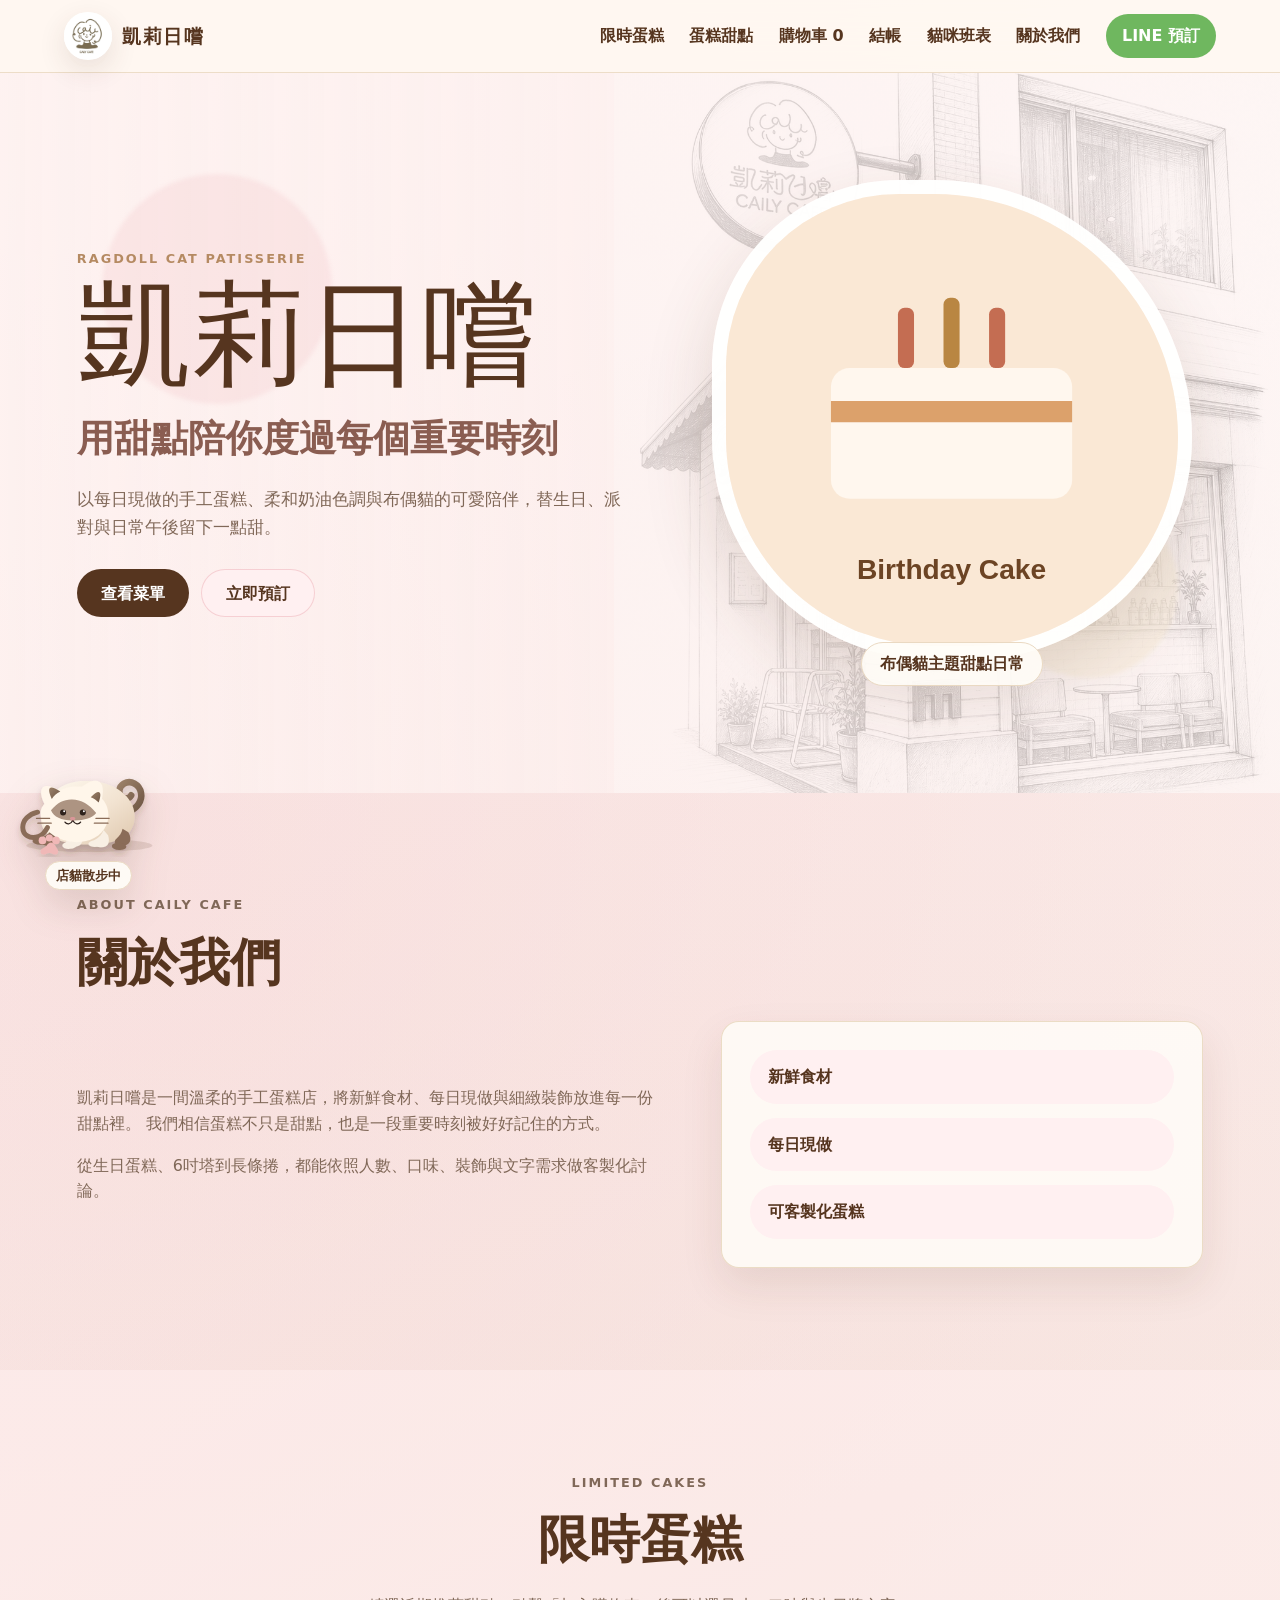
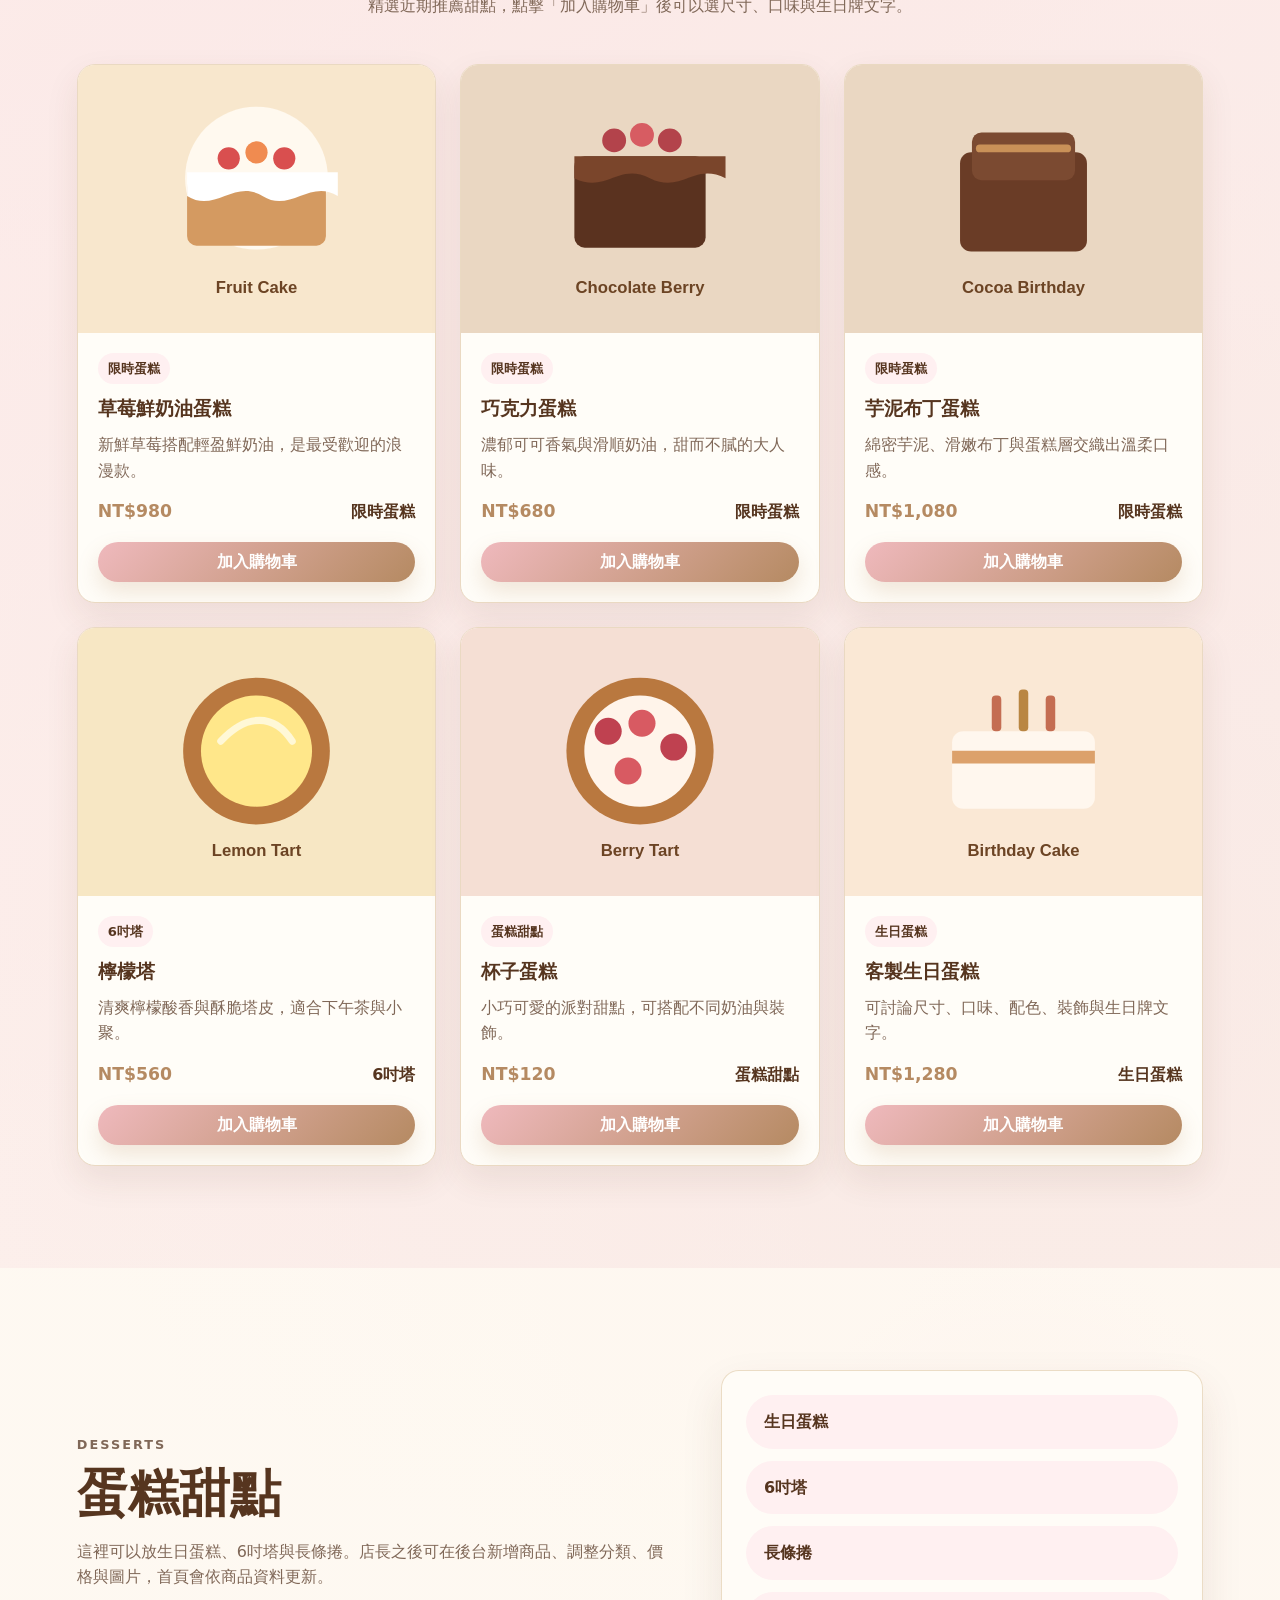
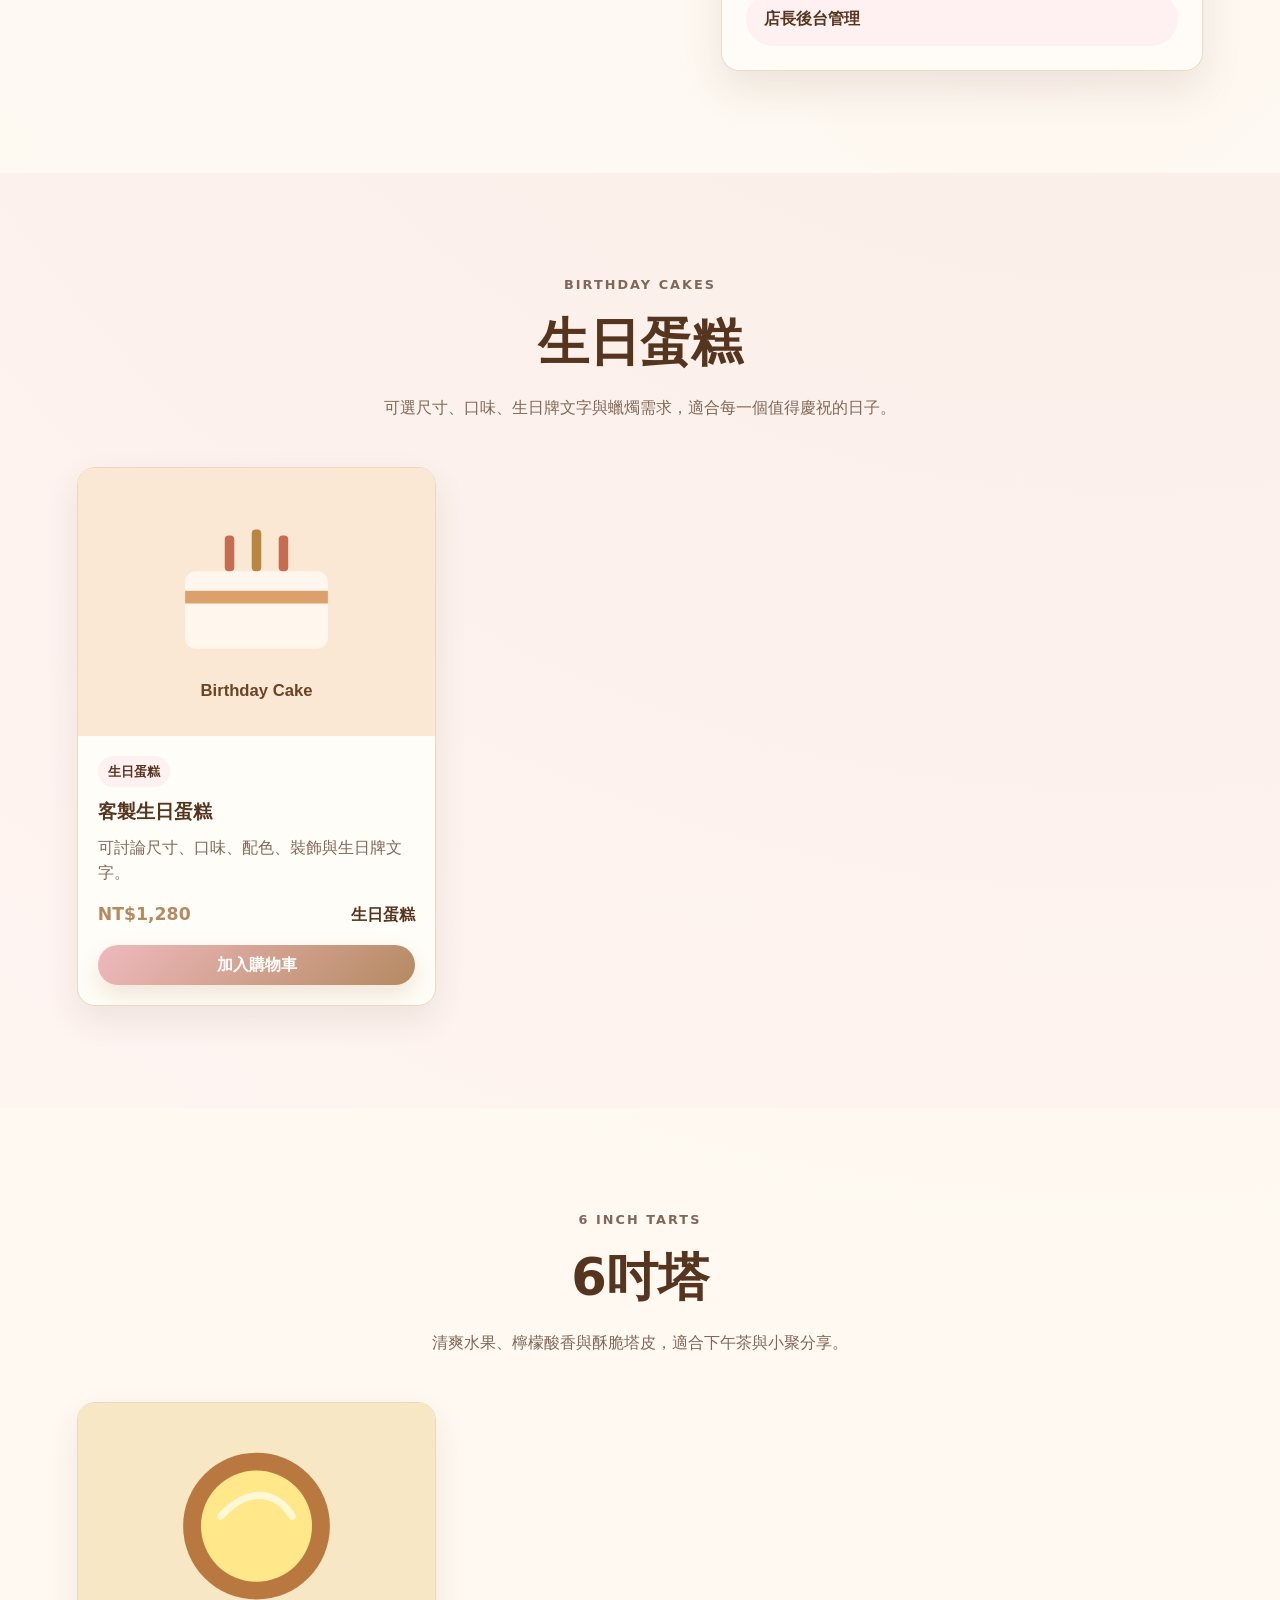
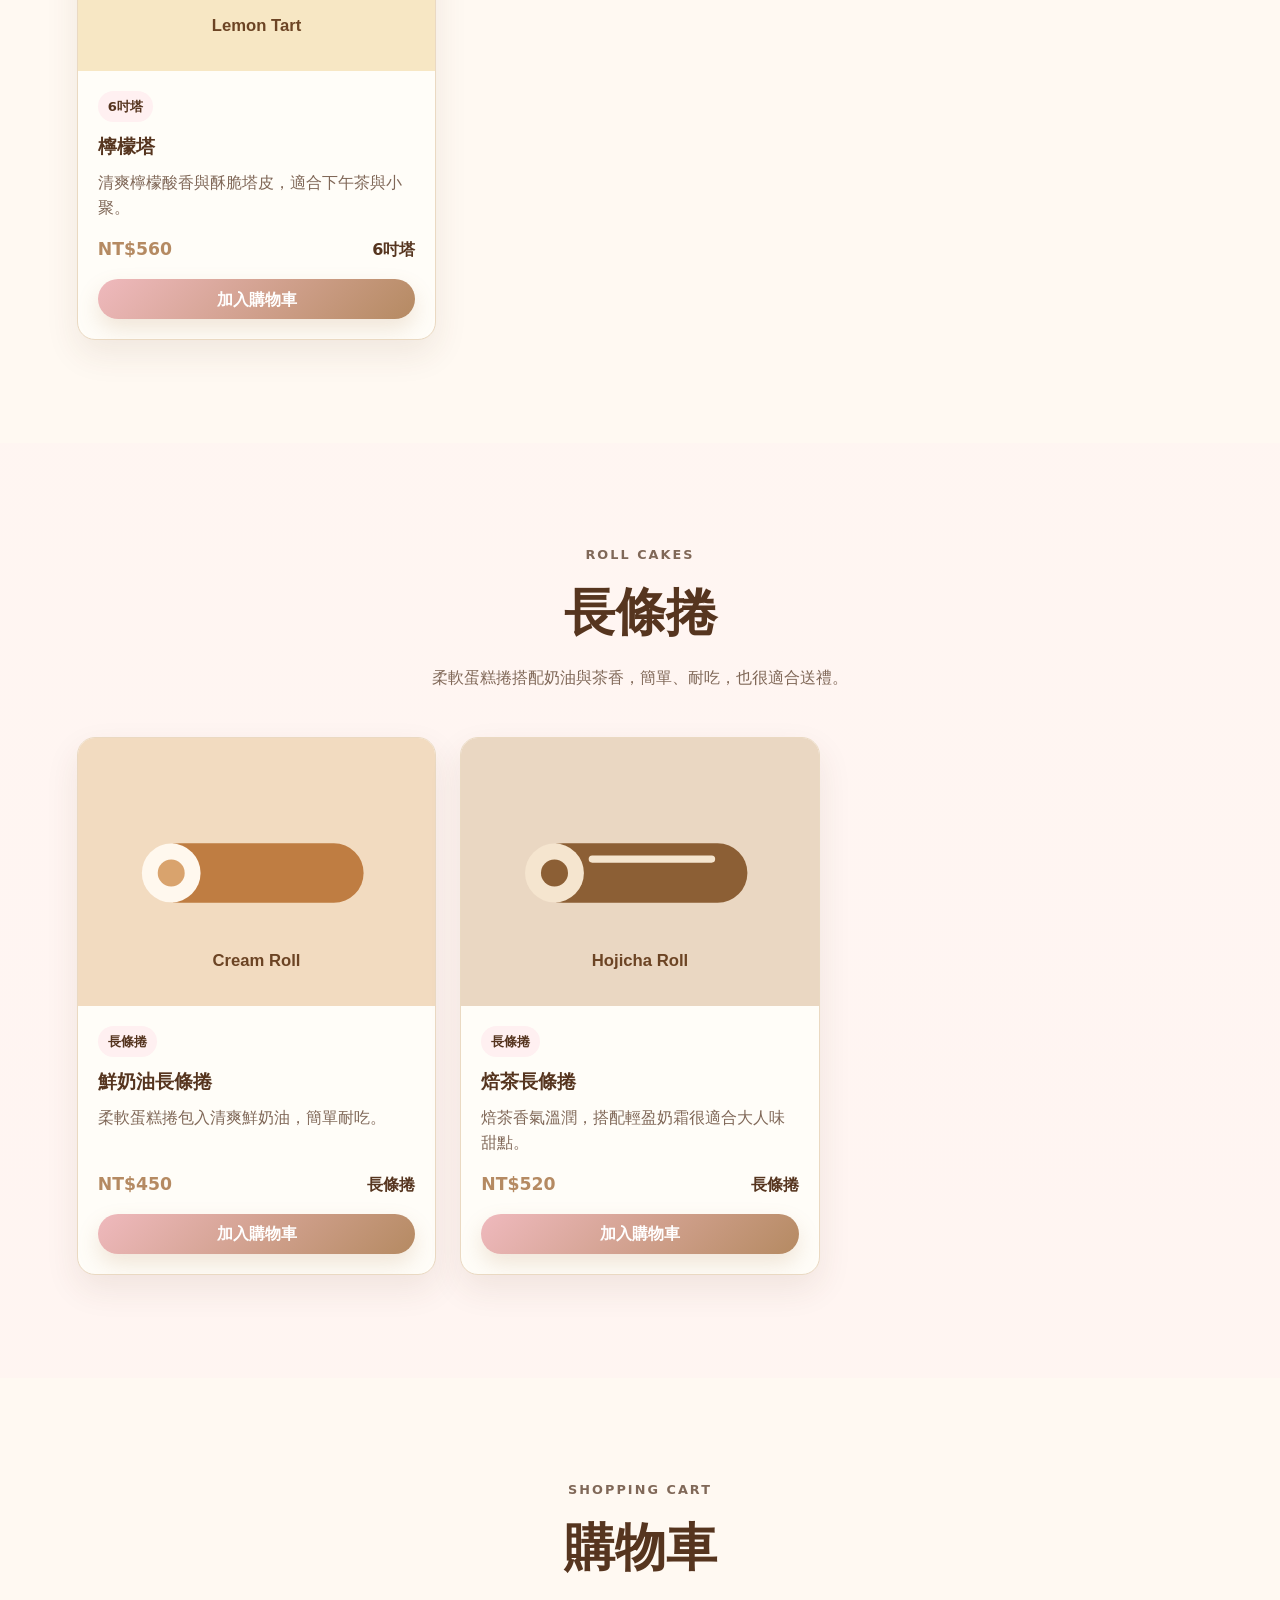
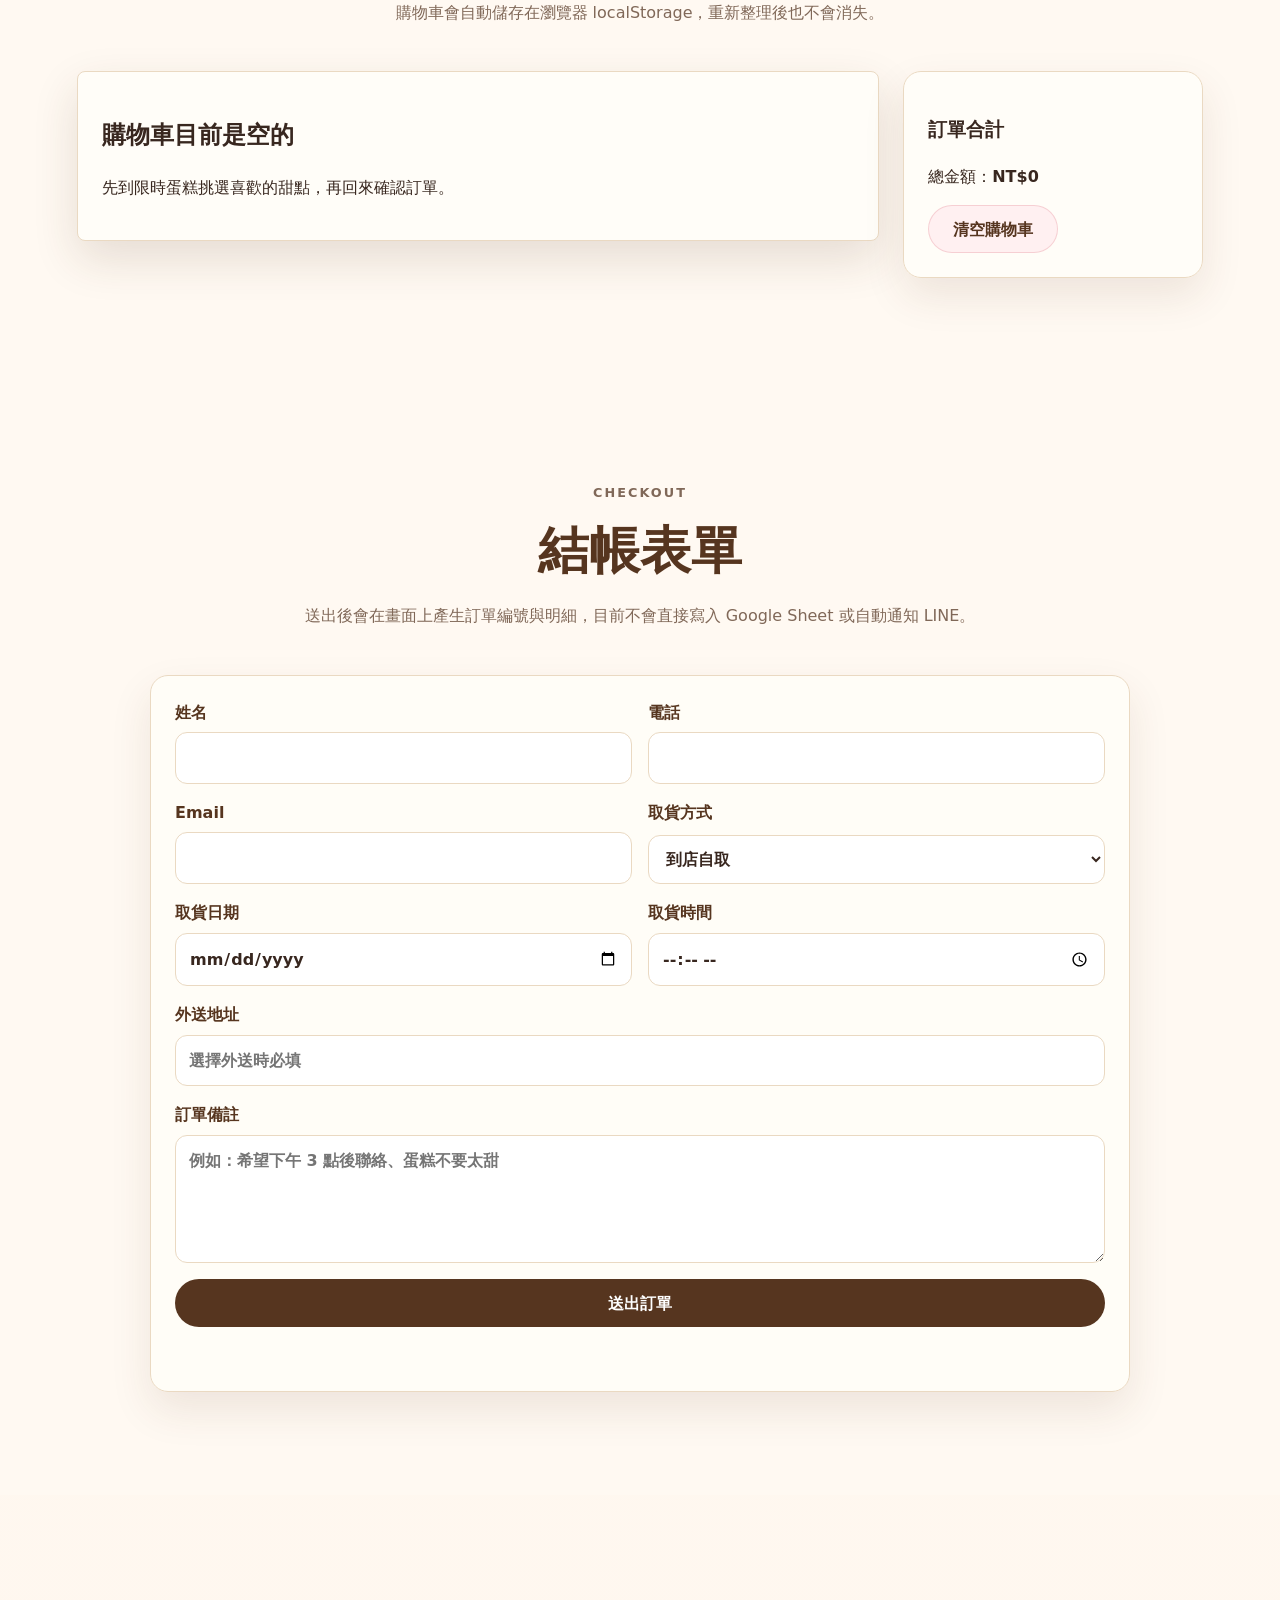
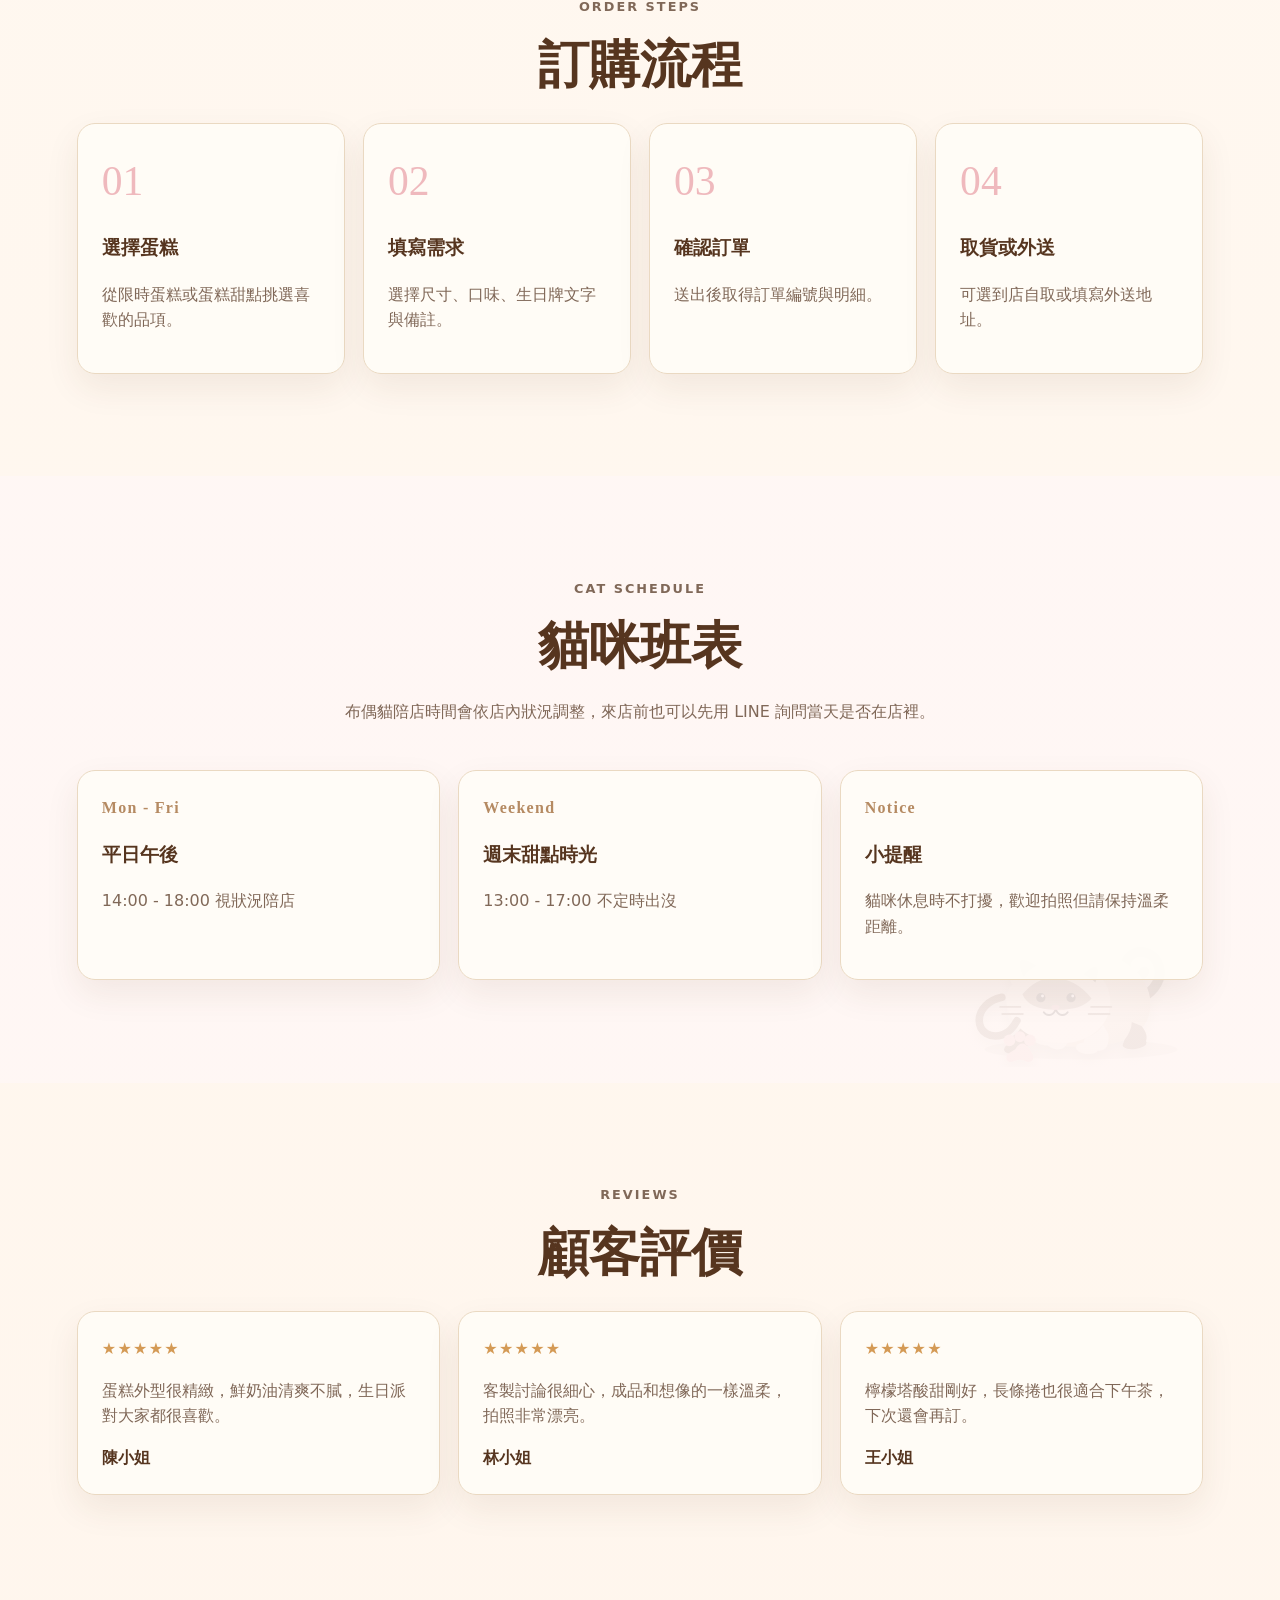
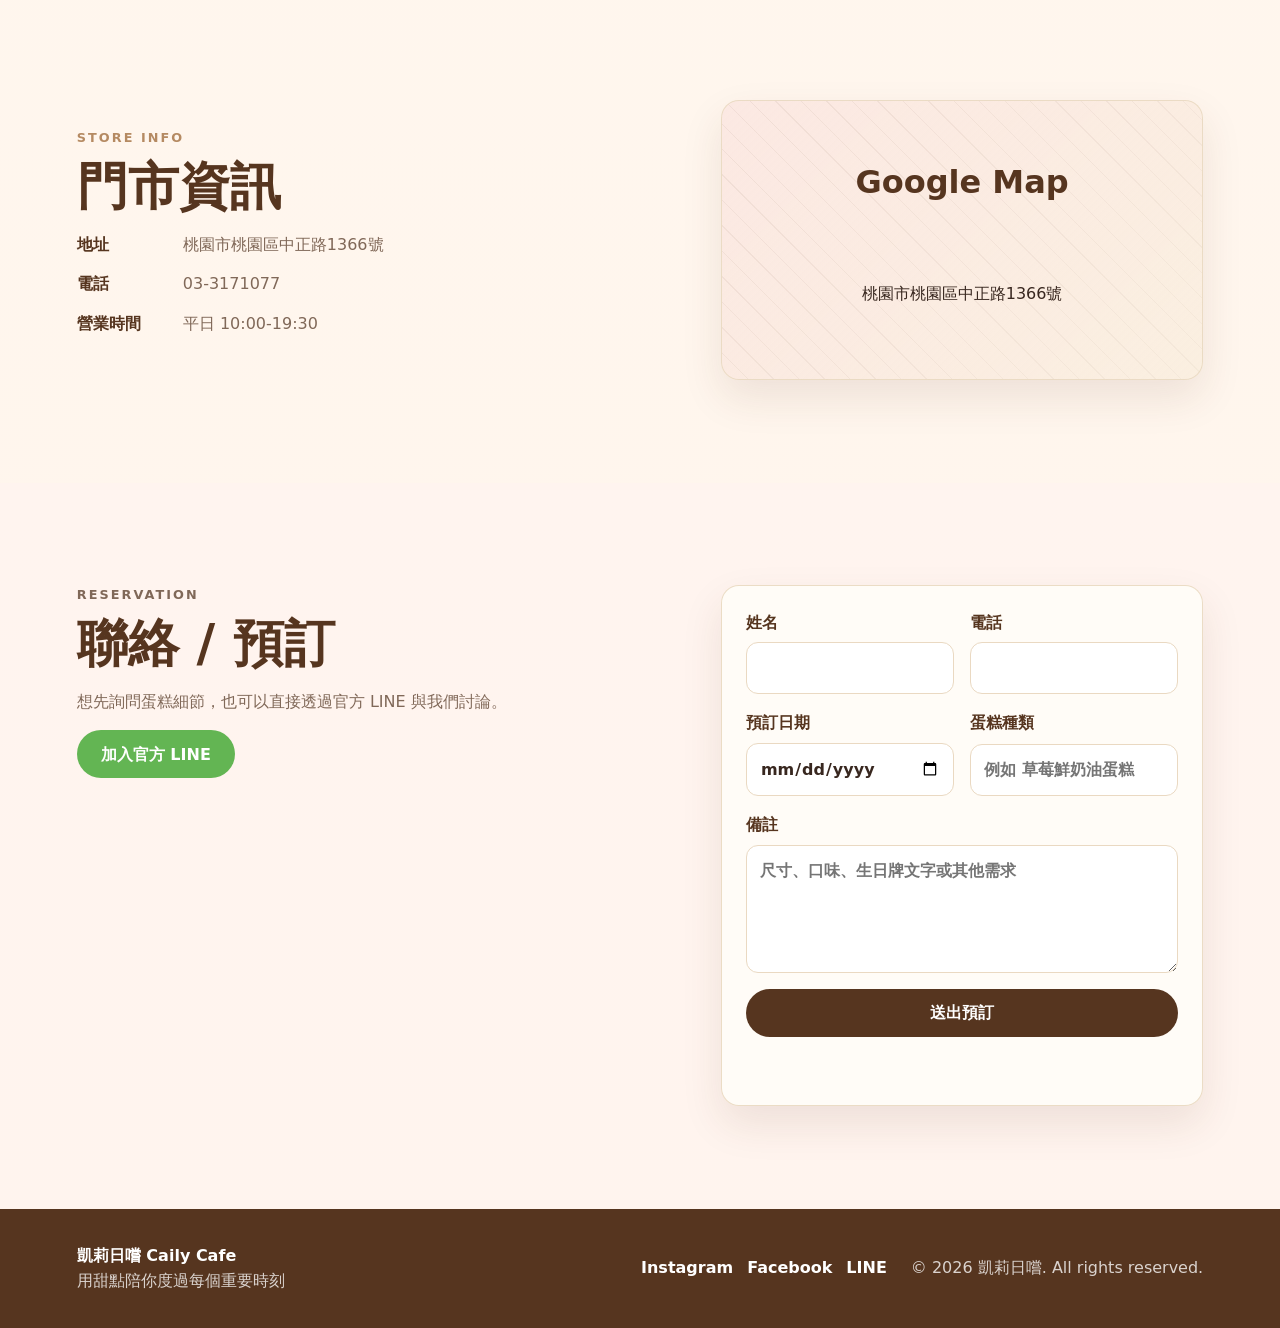
<file: index.html>
<!doctype html>
<html lang="zh-Hant">
  <head>
    <meta charset="utf-8">
    <meta name="viewport" content="width=device-width, initial-scale=1">
    <title>凱莉日嚐｜韓式浪漫手工蛋糕</title>
    <meta name="description" content="凱莉日嚐是布偶貓主題手工蛋糕店，提供新鮮現做、客製生日蛋糕、限時蛋糕與甜點預訂。">
    <link rel="stylesheet" href="assets/css/styles.css">
  </head>
  <body data-page="home" class="romantic-home">
    <header class="romantic-header">
      <a class="romantic-brand" href="#hero" aria-label="凱莉日嚐首頁">
        <img src="assets/images/caily-logo.png" alt="凱莉日嚐 Caily Cafe logo">
        <span>凱莉日嚐</span>
      </a>

      <button class="romantic-menu-toggle" type="button" aria-expanded="false" aria-controls="home-nav">選單</button>

      <nav id="home-nav" class="romantic-nav" aria-label="首頁導覽">
        <a href="#menu">限時蛋糕</a>
        <div class="romantic-dropdown">
          <a href="#desserts">蛋糕甜點</a>
          <div class="romantic-dropdown-menu">
            <a href="#birthday-cakes">生日蛋糕</a>
            <a href="#tart-cakes">6吋塔</a>
            <a href="#roll-cakes">長條捲</a>
          </div>
        </div>
        <a href="#cart">購物車 <span data-cart-count>0</span></a>
        <a href="#checkout">結帳</a>
        <a href="#cat-schedule">貓咪班表</a>
        <a href="#about">關於我們</a>
        <a class="nav-line" href="https://line.me/R/ti/p/@042msbid" target="_blank" rel="noreferrer">LINE 預訂</a>
      </nav>
    </header>

    <main>
      <section id="hero" class="romantic-hero">
        <div class="hero-bloom hero-bloom-one"></div>
        <div class="hero-bloom hero-bloom-two"></div>
        <div class="romantic-hero-copy">
          <p class="romantic-kicker">Ragdoll Cat Patisserie</p>
          <h1>凱莉日嚐</h1>
          <p class="romantic-tagline">用甜點陪你度過每個重要時刻</p>
          <p class="romantic-hero-text">
            以每日現做的手工蛋糕、柔和奶油色調與布偶貓的可愛陪伴，替生日、派對與日常午後留下一點甜。
          </p>
          <div class="romantic-actions">
            <a class="romantic-button primary" href="#menu">查看菜單</a>
            <a class="romantic-button secondary" href="#checkout">立即預訂</a>
          </div>
        </div>
        <div class="romantic-hero-media">
          <img src="assets/photos/product-birthday.svg" alt="凱莉日嚐浪漫生日蛋糕">
          <span class="cat-note">布偶貓主題甜點日常</span>
        </div>
      </section>

      <section id="about" class="romantic-section about-romantic">
        <div class="section-title">
          <p class="romantic-kicker">About Caily Cafe</p>
          <h2>關於我們</h2>
        </div>
        <div class="about-romantic-grid">
          <div>
            <p>
              凱莉日嚐是一間溫柔的手工蛋糕店，將新鮮食材、每日現做與細緻裝飾放進每一份甜點裡。
              我們相信蛋糕不只是甜點，也是一段重要時刻被好好記住的方式。
            </p>
            <p>
              從生日蛋糕、6吋塔到長條捲，都能依照人數、口味、裝飾與文字需求做客製化討論。
            </p>
          </div>
          <div class="about-card">
            <strong>新鮮食材</strong>
            <strong>每日現做</strong>
            <strong>可客製化蛋糕</strong>
          </div>
        </div>
      </section>

      <section id="menu" class="romantic-section menu-romantic">
        <div class="section-title centered">
          <p class="romantic-kicker">Limited Cakes</p>
          <h2>限時蛋糕</h2>
          <p>精選近期推薦甜點，點擊「加入購物車」後可以選尺寸、口味與生日牌文字。</p>
        </div>
        <div class="romantic-product-grid" data-limited-products></div>
      </section>

      <section id="desserts" class="romantic-section custom-romantic">
        <div class="custom-copy">
          <p class="romantic-kicker">Desserts</p>
          <h2>蛋糕甜點</h2>
          <p>
            這裡可以放生日蛋糕、6吋塔與長條捲。店長之後可在後台新增商品、調整分類、價格與圖片，首頁會依商品資料更新。
          </p>
        </div>
        <div class="custom-options">
          <a href="#birthday-cakes">生日蛋糕</a>
          <a href="#tart-cakes">6吋塔</a>
          <a href="#roll-cakes">長條捲</a>
          <a href="admin.html">店長後台管理</a>
        </div>
      </section>

      <section id="birthday-cakes" class="romantic-section menu-romantic">
        <div class="section-title centered">
          <p class="romantic-kicker">Birthday Cakes</p>
          <h2>生日蛋糕</h2>
          <p>可選尺寸、口味、生日牌文字與蠟燭需求，適合每一個值得慶祝的日子。</p>
        </div>
        <div class="romantic-product-grid" data-category-products="birthday"></div>
      </section>

      <section id="tart-cakes" class="romantic-section menu-romantic soft-band">
        <div class="section-title centered">
          <p class="romantic-kicker">6 Inch Tarts</p>
          <h2>6吋塔</h2>
          <p>清爽水果、檸檬酸香與酥脆塔皮，適合下午茶與小聚分享。</p>
        </div>
        <div class="romantic-product-grid" data-category-products="tarts"></div>
      </section>

      <section id="roll-cakes" class="romantic-section menu-romantic">
        <div class="section-title centered">
          <p class="romantic-kicker">Roll Cakes</p>
          <h2>長條捲</h2>
          <p>柔軟蛋糕捲搭配奶油與茶香，簡單、耐吃，也很適合送禮。</p>
        </div>
        <div class="romantic-product-grid" data-category-products="rolls"></div>
      </section>

      <section id="cart" class="romantic-section cart-romantic">
        <div class="section-title centered">
          <p class="romantic-kicker">Shopping Cart</p>
          <h2>購物車</h2>
          <p>購物車會自動儲存在瀏覽器 localStorage，重新整理後也不會消失。</p>
        </div>
        <div class="shop-panel">
          <div data-cart-items></div>
          <aside class="cart-summary romantic-cart-summary">
            <h3>訂單合計</h3>
            <p>總金額：<strong data-cart-total>NT$0</strong></p>
            <button class="romantic-button secondary wide" type="button" data-clear-cart>清空購物車</button>
          </aside>
        </div>
      </section>

      <section id="checkout" class="romantic-section checkout-romantic">
        <div class="section-title centered">
          <p class="romantic-kicker">Checkout</p>
          <h2>結帳表單</h2>
          <p>送出後會在畫面上產生訂單編號與明細，目前不會直接寫入 Google Sheet 或自動通知 LINE。</p>
        </div>

        <form class="checkout-form" data-checkout-form>
          <label>姓名<input name="customerName" required></label>
          <label>電話<input name="phone" required inputmode="tel"></label>
          <label>Email<input name="email" type="email"></label>
          <label>取貨方式
            <select name="pickupMethod" required data-pickup-method>
              <option value="到店自取">到店自取</option>
              <option value="外送">外送</option>
            </select>
          </label>
          <label>取貨日期<input name="pickupDate" required type="date"></label>
          <label>取貨時間<input name="pickupTime" required type="time"></label>
          <label class="full" data-delivery-address>外送地址<input name="address" placeholder="選擇外送時必填"></label>
          <label class="full">訂單備註<textarea name="orderNote" rows="4" placeholder="例如：希望下午 3 點後聯絡、蛋糕不要太甜"></textarea></label>
          <button class="romantic-button primary full" type="submit">送出訂單</button>
          <p class="form-error full" data-checkout-error></p>
        </form>

        <div class="order-success" data-order-success hidden></div>
      </section>

      <section id="process" class="romantic-section process-romantic">
        <div class="section-title centered">
          <p class="romantic-kicker">Order Steps</p>
          <h2>訂購流程</h2>
        </div>
        <div class="process-grid">
          <article><span>01</span><h3>選擇蛋糕</h3><p>從限時蛋糕或蛋糕甜點挑選喜歡的品項。</p></article>
          <article><span>02</span><h3>填寫需求</h3><p>選擇尺寸、口味、生日牌文字與備註。</p></article>
          <article><span>03</span><h3>確認訂單</h3><p>送出後取得訂單編號與明細。</p></article>
          <article><span>04</span><h3>取貨或外送</h3><p>可選到店自取或填寫外送地址。</p></article>
        </div>
      </section>

      <section id="cat-schedule" class="romantic-section cat-schedule-romantic">
        <div class="section-title centered">
          <p class="romantic-kicker">Cat Schedule</p>
          <h2>貓咪班表</h2>
          <p>布偶貓陪店時間會依店內狀況調整，來店前也可以先用 LINE 詢問當天是否在店裡。</p>
        </div>
        <div class="cat-schedule-cards">
          <article><span>Mon - Fri</span><h3>平日午後</h3><p>14:00 - 18:00 視狀況陪店</p></article>
          <article><span>Weekend</span><h3>週末甜點時光</h3><p>13:00 - 17:00 不定時出沒</p></article>
          <article><span>Notice</span><h3>小提醒</h3><p>貓咪休息時不打擾，歡迎拍照但請保持溫柔距離。</p></article>
        </div>
      </section>

      <section id="reviews" class="romantic-section reviews-romantic">
        <div class="section-title centered">
          <p class="romantic-kicker">Reviews</p>
          <h2>顧客評價</h2>
        </div>
        <div class="review-grid">
          <article><div>★★★★★</div><p>蛋糕外型很精緻，鮮奶油清爽不膩，生日派對大家都很喜歡。</p><strong>陳小姐</strong></article>
          <article><div>★★★★★</div><p>客製討論很細心，成品和想像的一樣溫柔，拍照非常漂亮。</p><strong>林小姐</strong></article>
          <article><div>★★★★★</div><p>檸檬塔酸甜剛好，長條捲也很適合下午茶，下次還會再訂。</p><strong>王小姐</strong></article>
        </div>
      </section>

      <section id="store" class="romantic-section store-romantic">
        <div>
          <p class="romantic-kicker">Store Info</p>
          <h2>門市資訊</h2>
          <ul class="store-list">
            <li><strong>地址</strong><span>桃園市桃園區中正路1366號</span></li>
            <li><strong>電話</strong><span>03-3171077</span></li>
            <li><strong>營業時間</strong><span>平日 10:00-19:30</span></li>
          </ul>
        </div>
        <div class="map-placeholder">
          <span>Google Map</span>
          <p>桃園市桃園區中正路1366號</p>
        </div>
      </section>

      <section id="reservation" class="romantic-section reservation-romantic">
        <div class="reservation-copy">
          <p class="romantic-kicker">Reservation</p>
          <h2>聯絡 / 預訂</h2>
          <p>想先詢問蛋糕細節，也可以直接透過官方 LINE 與我們討論。</p>
          <a class="romantic-button line" href="https://line.me/R/ti/p/@042msbid" target="_blank" rel="noreferrer">加入官方 LINE</a>
        </div>
        <form class="reservation-form" data-reservation-form>
          <label>姓名<input name="name" required></label>
          <label>電話<input name="phone" required inputmode="tel"></label>
          <label>預訂日期<input name="date" required type="date"></label>
          <label>蛋糕種類<input name="cake" required placeholder="例如 草莓鮮奶油蛋糕"></label>
          <label class="full">備註<textarea name="note" rows="4" placeholder="尺寸、口味、生日牌文字或其他需求"></textarea></label>
          <button class="romantic-button primary full" type="submit">送出預訂</button>
          <p class="reservation-message full" data-reservation-message></p>
        </form>
      </section>
    </main>

    <div class="option-modal" data-product-modal hidden>
      <div class="option-modal-backdrop" data-close-modal></div>
      <form class="option-dialog" data-option-form>
        <button class="modal-close" type="button" data-close-modal aria-label="關閉">×</button>
        <img data-modal-image alt="">
        <div>
          <p class="romantic-kicker" data-modal-category></p>
          <h2 data-modal-name></h2>
          <p data-modal-description></p>
        </div>
        <input name="productId" type="hidden">
        <label>尺寸
          <select name="size" required>
            <option value="4吋">4吋</option>
            <option value="6吋" selected>6吋</option>
            <option value="8吋">8吋</option>
            <option value="長條">長條</option>
          </select>
        </label>
        <label>口味
          <select name="flavor" required>
            <option value="原味鮮奶油">原味鮮奶油</option>
            <option value="草莓">草莓</option>
            <option value="巧克力">巧克力</option>
            <option value="芋泥">芋泥</option>
            <option value="檸檬">檸檬</option>
          </select>
        </label>
        <label>數量<input name="quantity" type="number" min="1" value="1" required></label>
        <label>生日牌文字<input name="plaque" placeholder="例如：生日快樂 Lily"></label>
        <label class="checkbox-line"><input name="candles" type="checkbox"> 需要蠟燭</label>
        <label class="full">備註<textarea name="note" rows="3" placeholder="其他希望店家知道的需求"></textarea></label>
        <button class="romantic-button primary full" type="submit">確認加入購物車</button>
      </form>
    </div>

    <footer class="romantic-footer">
      <div>
        <strong>凱莉日嚐 Caily Cafe</strong>
        <p>用甜點陪你度過每個重要時刻</p>
      </div>
      <nav aria-label="社群連結">
        <a href="https://www.instagram.com/cailycafe_daily/" target="_blank" rel="noreferrer">Instagram</a>
        <a href="#" aria-label="Facebook 尚未設定連結">Facebook</a>
        <a href="https://line.me/R/ti/p/@042msbid" target="_blank" rel="noreferrer">LINE</a>
      </nav>
      <p>© 2026 凱莉日嚐. All rights reserved.</p>
    </footer>

    <script src="assets/js/config.js"></script>
    <script src="assets/js/products.js"></script>
    <script src="assets/js/site.js"></script>
  </body>
</html>
</file>
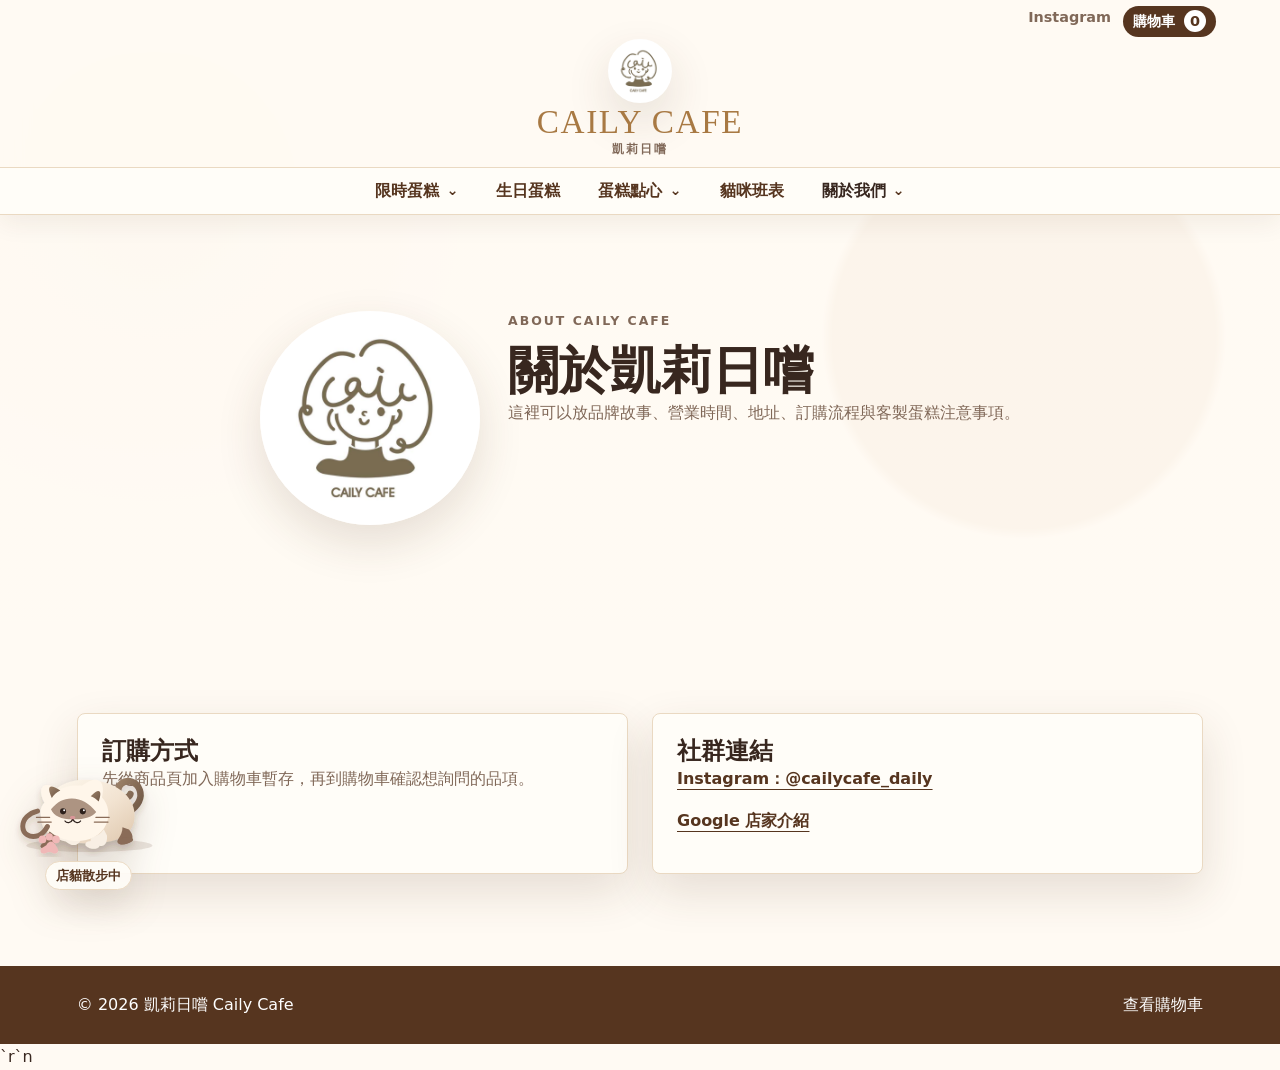
<file: about.html>
﻿<!doctype html>
<html lang="zh-Hant">
  <head><meta charset="utf-8"><meta name="viewport" content="width=device-width, initial-scale=1"><title>關於我們｜凱莉日嚐</title><link rel="stylesheet" href="assets/css/styles.css"></head>
  <body data-page="about">
    <header class="site-header"><div class="utility-row"><a class="utility-link" href="https://www.instagram.com/cailycafe_daily/" target="_blank" rel="noreferrer">Instagram</a><a class="cart-link" href="cart.html">購物車 <span data-cart-count>0</span></a></div><a class="brand" href="index.html"><img src="assets/images/caily-logo.png" alt="Caily Cafe logo"><span>CAILY CAFE</span><small>凱莉日嚐</small></a><button class="menu-toggle" type="button" aria-expanded="false" aria-controls="site-nav">選單</button><nav id="site-nav" class="site-nav"><div class="nav-dropdown"><a href="limited.html">限時蛋糕</a><div class="dropdown-menu mega-menu"><a href="limited.html">本週限定</a><a href="limited.html">新品上市</a><a href="limited.html">節慶優惠</a></div></div><a href="birthday.html">生日蛋糕</a><div class="nav-dropdown"><a href="desserts.html">蛋糕點心</a><div class="dropdown-menu mega-menu"><a href="tarts.html">6吋塔</a><a href="rolls.html">長條捲</a><a href="desserts.html">冷藏甜點</a></div></div><a href="cat-schedule.html">貓咪班表</a><div class="nav-dropdown"><a class="active" href="about.html">關於我們</a><div class="dropdown-menu mega-menu"><a href="about.html">品牌故事</a><a href="about.html">訂購方式</a><a href="about.html">門市資訊</a></div></div></nav></header>
    <main><section class="page-hero about-hero"><img src="assets/images/caily-logo.png" alt="Caily Cafe logo"><div><p class="eyebrow">About Caily Cafe</p><h1>關於凱莉日嚐</h1><p>這裡可以放品牌故事、營業時間、地址、訂購流程與客製蛋糕注意事項。</p></div></section><section class="section info-grid"><article><h2>訂購方式</h2><p>先從商品頁加入購物車暫存，再到購物車確認想詢問的品項。</p></article><article><h2>社群連結</h2><p><a href="https://www.instagram.com/cailycafe_daily/" target="_blank" rel="noreferrer">Instagram：@cailycafe_daily</a></p><p><a href="https://share.google/fsyvaxLNMGcwaH5vB" target="_blank" rel="noreferrer">Google 店家介紹</a></p></article></section></main>
    <footer class="site-footer"><p>© 2026 凱莉日嚐 Caily Cafe</p><a href="cart.html">查看購物車</a></footer>
    <script src="assets/js/config.js"></script>`r`n    <script src="assets/js/products.js"></script><script src="assets/js/site.js"></script>
  </body>
</html>
</file>
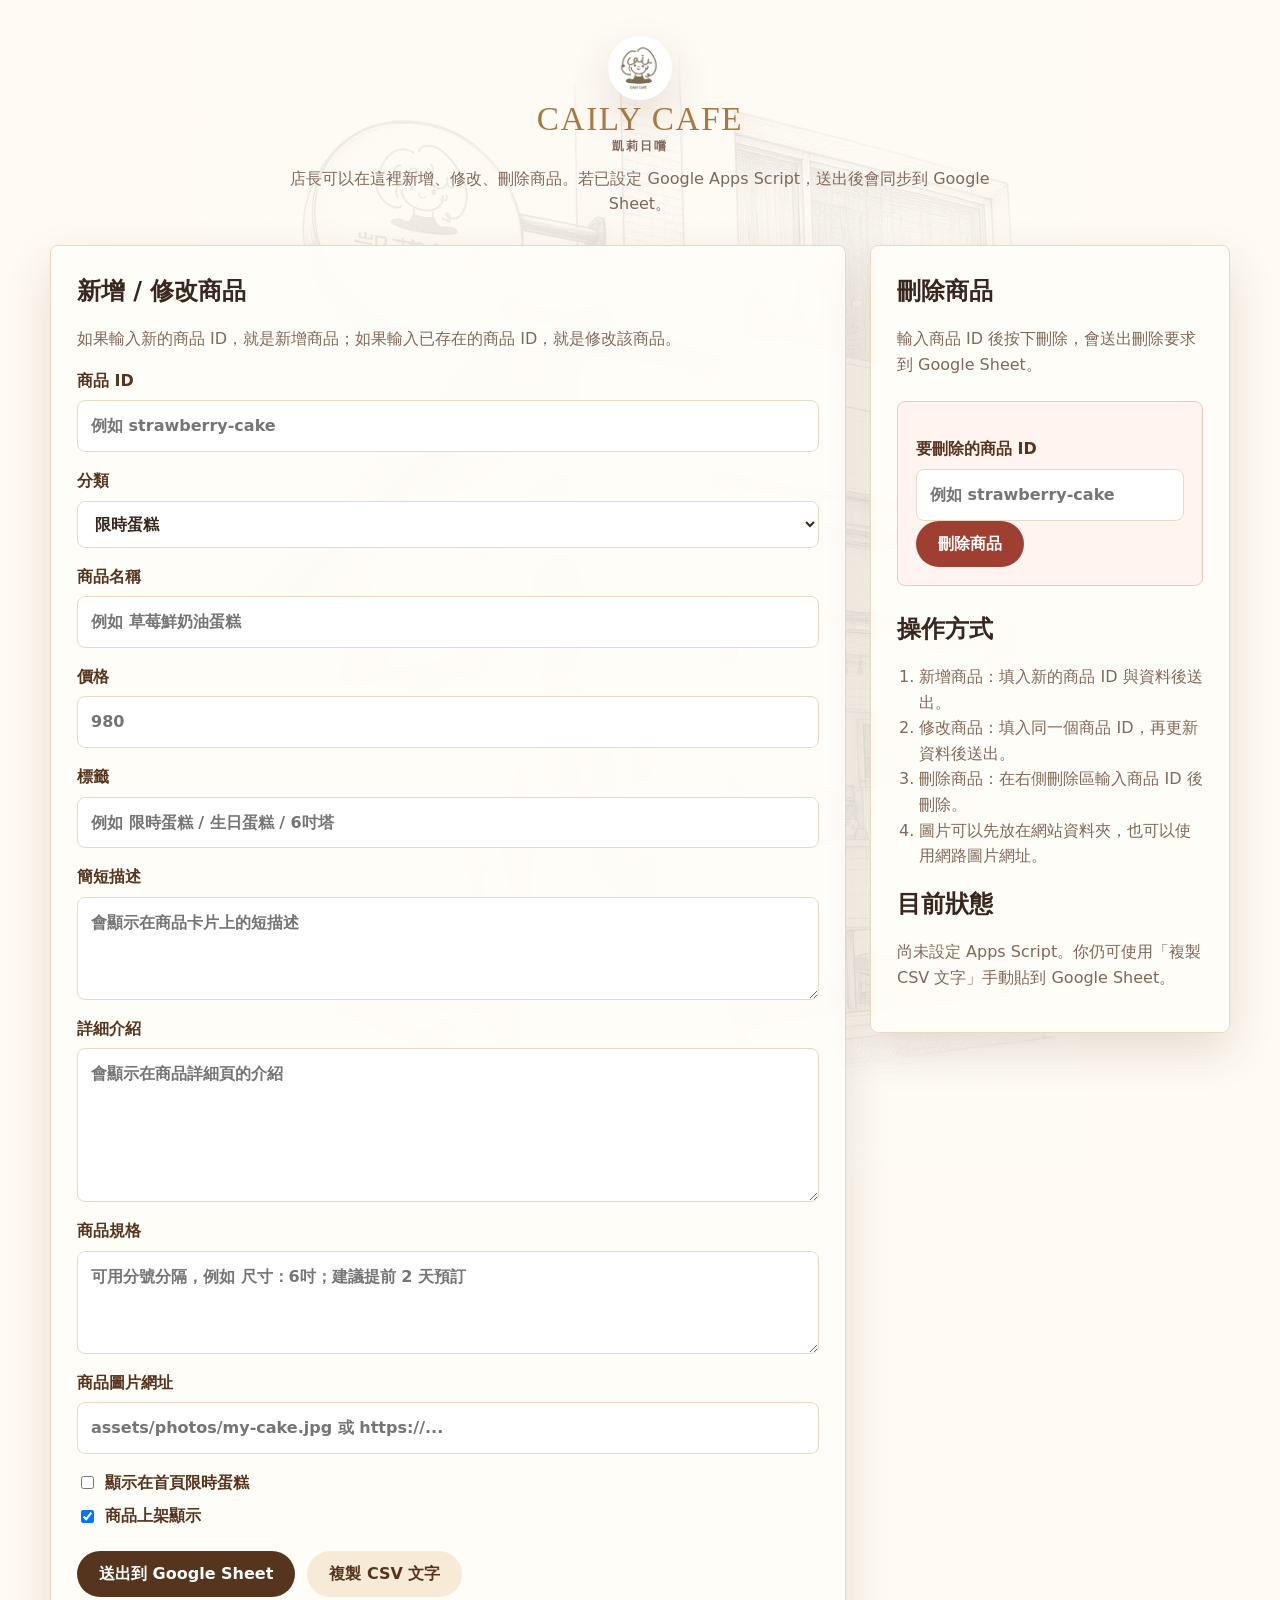
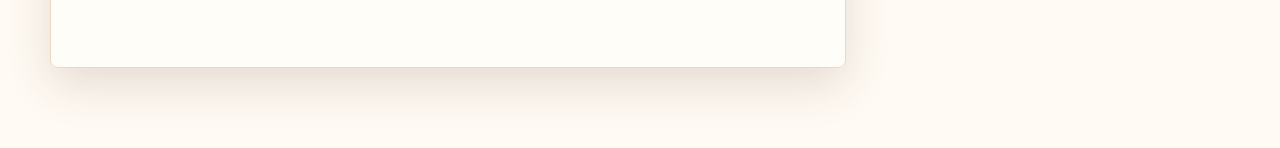
<file: admin.html>
<!doctype html>
<html lang="zh-Hant">
  <head>
    <meta charset="utf-8">
    <meta name="viewport" content="width=device-width, initial-scale=1">
    <title>商品後台｜凱莉日嚐</title>
    <link rel="stylesheet" href="assets/css/styles.css">
  </head>
  <body class="admin-page">
    <main class="admin-shell">
      <section class="admin-hero">
        <a class="brand admin-brand" href="index.html">
          <img src="assets/images/caily-logo.png" alt="Caily Cafe logo">
          <span>CAILY CAFE</span>
          <small>凱莉日嚐</small>
        </a>
        <p>店長可以在這裡新增、修改、刪除商品。若已設定 Google Apps Script，送出後會同步到 Google Sheet。</p>
      </section>

      <section class="admin-layout">
        <form class="admin-card" data-admin-form>
          <h1>新增 / 修改商品</h1>
          <p class="admin-hint">如果輸入新的商品 ID，就是新增商品；如果輸入已存在的商品 ID，就是修改該商品。</p>

          <label>
            商品 ID
            <input name="id" required placeholder="例如 strawberry-cake">
          </label>

          <label>
            分類
            <select name="category" required>
              <option value="limited">限時蛋糕</option>
              <option value="birthday">生日蛋糕</option>
              <option value="tarts">6吋塔</option>
              <option value="rolls">長條捲</option>
              <option value="desserts">蛋糕甜點</option>
            </select>
          </label>

          <label>
            商品名稱
            <input name="name" required placeholder="例如 草莓鮮奶油蛋糕">
          </label>

          <label>
            價格
            <input name="price" type="number" min="0" step="1" required placeholder="980">
          </label>

          <label>
            標籤
            <input name="label" placeholder="例如 限時蛋糕 / 生日蛋糕 / 6吋塔">
          </label>

          <label>
            簡短描述
            <textarea name="description" rows="3" required placeholder="會顯示在商品卡片上的短描述"></textarea>
          </label>

          <label>
            詳細介紹
            <textarea name="detail" rows="5" placeholder="會顯示在商品詳細頁的介紹"></textarea>
          </label>

          <label>
            商品規格
            <textarea name="specs" rows="3" placeholder="可用分號分隔，例如 尺寸：6吋；建議提前 2 天預訂"></textarea>
          </label>

          <label>
            商品圖片網址
            <input name="image" required placeholder="assets/photos/my-cake.jpg 或 https://...">
          </label>

          <div class="admin-checks">
            <label><input name="featured" type="checkbox"> 顯示在首頁限時蛋糕</label>
            <label><input name="visible" type="checkbox" checked> 商品上架顯示</label>
          </div>

          <div class="admin-actions">
            <button class="button no-margin" type="submit">送出到 Google Sheet</button>
            <button class="button light no-margin" type="button" data-copy-csv>複製 CSV 文字</button>
          </div>

          <p class="admin-message" data-admin-message></p>
        </form>

        <aside class="admin-card">
          <h2>刪除商品</h2>
          <p>輸入商品 ID 後按下刪除，會送出刪除要求到 Google Sheet。</p>
          <div class="admin-danger-zone">
            <label>
              要刪除的商品 ID
              <input data-delete-id placeholder="例如 strawberry-cake">
            </label>
            <button class="button danger no-margin" type="button" data-delete-product>刪除商品</button>
          </div>

          <h2>操作方式</h2>
          <ol class="admin-steps">
            <li>新增商品：填入新的商品 ID 與資料後送出。</li>
            <li>修改商品：填入同一個商品 ID，再更新資料後送出。</li>
            <li>刪除商品：在右側刪除區輸入商品 ID 後刪除。</li>
            <li>圖片可以先放在網站資料夾，也可以使用網路圖片網址。</li>
          </ol>

          <h2>目前狀態</h2>
          <p data-admin-status>讀取設定中...</p>
        </aside>
      </section>
    </main>

    <script src="assets/js/admin-config.js"></script>
    <script src="assets/js/admin.js"></script>
  </body>
</html>
</file>
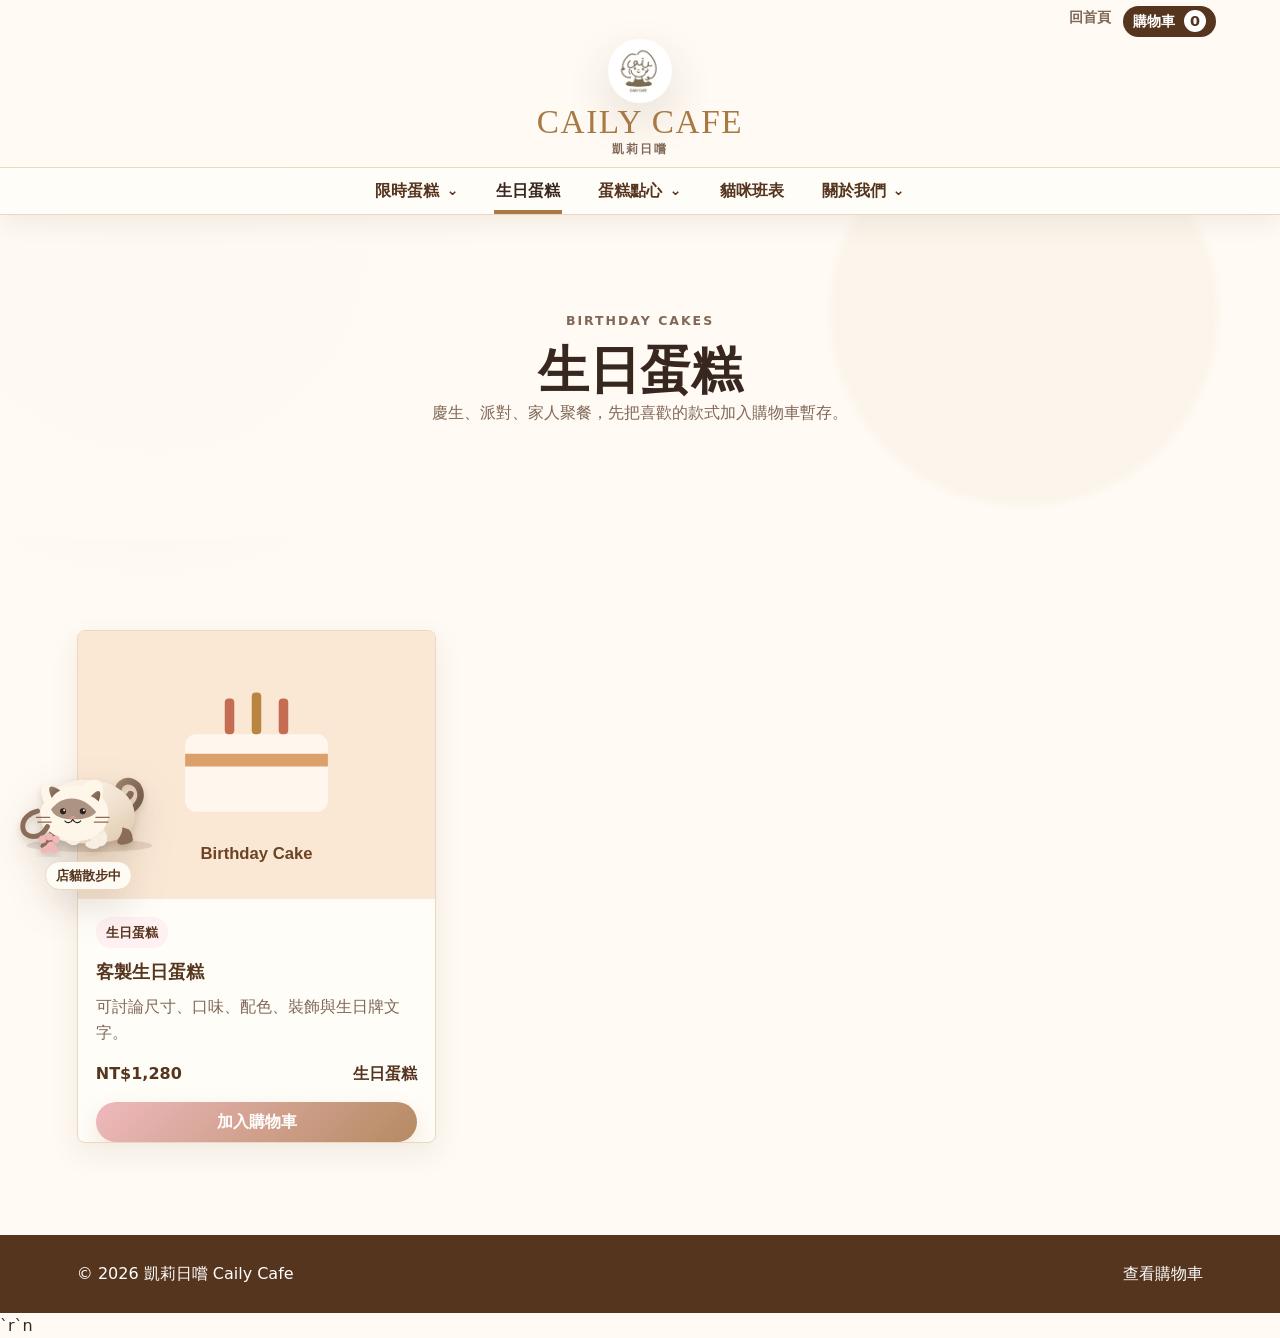
<file: birthday.html>
﻿<!doctype html>
<html lang="zh-Hant">
  <head><meta charset="utf-8"><meta name="viewport" content="width=device-width, initial-scale=1"><title>生日蛋糕｜凱莉日嚐</title><link rel="stylesheet" href="assets/css/styles.css"></head>
  <body data-page="category" data-category="birthday">
    <header class="site-header"><div class="utility-row"><a class="utility-link" href="index.html">回首頁</a><a class="cart-link" href="cart.html">購物車 <span data-cart-count>0</span></a></div><a class="brand" href="index.html"><img src="assets/images/caily-logo.png" alt="Caily Cafe logo"><span>CAILY CAFE</span><small>凱莉日嚐</small></a><button class="menu-toggle" type="button" aria-expanded="false" aria-controls="site-nav">選單</button><nav id="site-nav" class="site-nav"><div class="nav-dropdown"><a href="limited.html">限時蛋糕</a><div class="dropdown-menu mega-menu"><a href="limited.html">本週限定</a><a href="limited.html">新品上市</a><a href="limited.html">節慶優惠</a></div></div><a class="active" href="birthday.html">生日蛋糕</a><div class="nav-dropdown"><a href="desserts.html">蛋糕點心</a><div class="dropdown-menu mega-menu"><a href="tarts.html">6吋塔</a><a href="rolls.html">長條捲</a><a href="desserts.html">冷藏甜點</a></div></div><a href="cat-schedule.html">貓咪班表</a><div class="nav-dropdown"><a href="about.html">關於我們</a><div class="dropdown-menu mega-menu"><a href="about.html">品牌故事</a><a href="about.html">訂購方式</a><a href="about.html">門市資訊</a></div></div></nav></header>
    <main><section class="page-hero"><p class="eyebrow">Birthday Cakes</p><h1>生日蛋糕</h1><p>慶生、派對、家人聚餐，先把喜歡的款式加入購物車暫存。</p></section><section class="section"><div class="product-grid" data-product-list></div></section></main>
    <footer class="site-footer"><p>© 2026 凱莉日嚐 Caily Cafe</p><a href="cart.html">查看購物車</a></footer>
    <script src="assets/js/config.js"></script>`r`n    <script src="assets/js/products.js"></script><script src="assets/js/site.js"></script>
  </body>
</html>
</file>
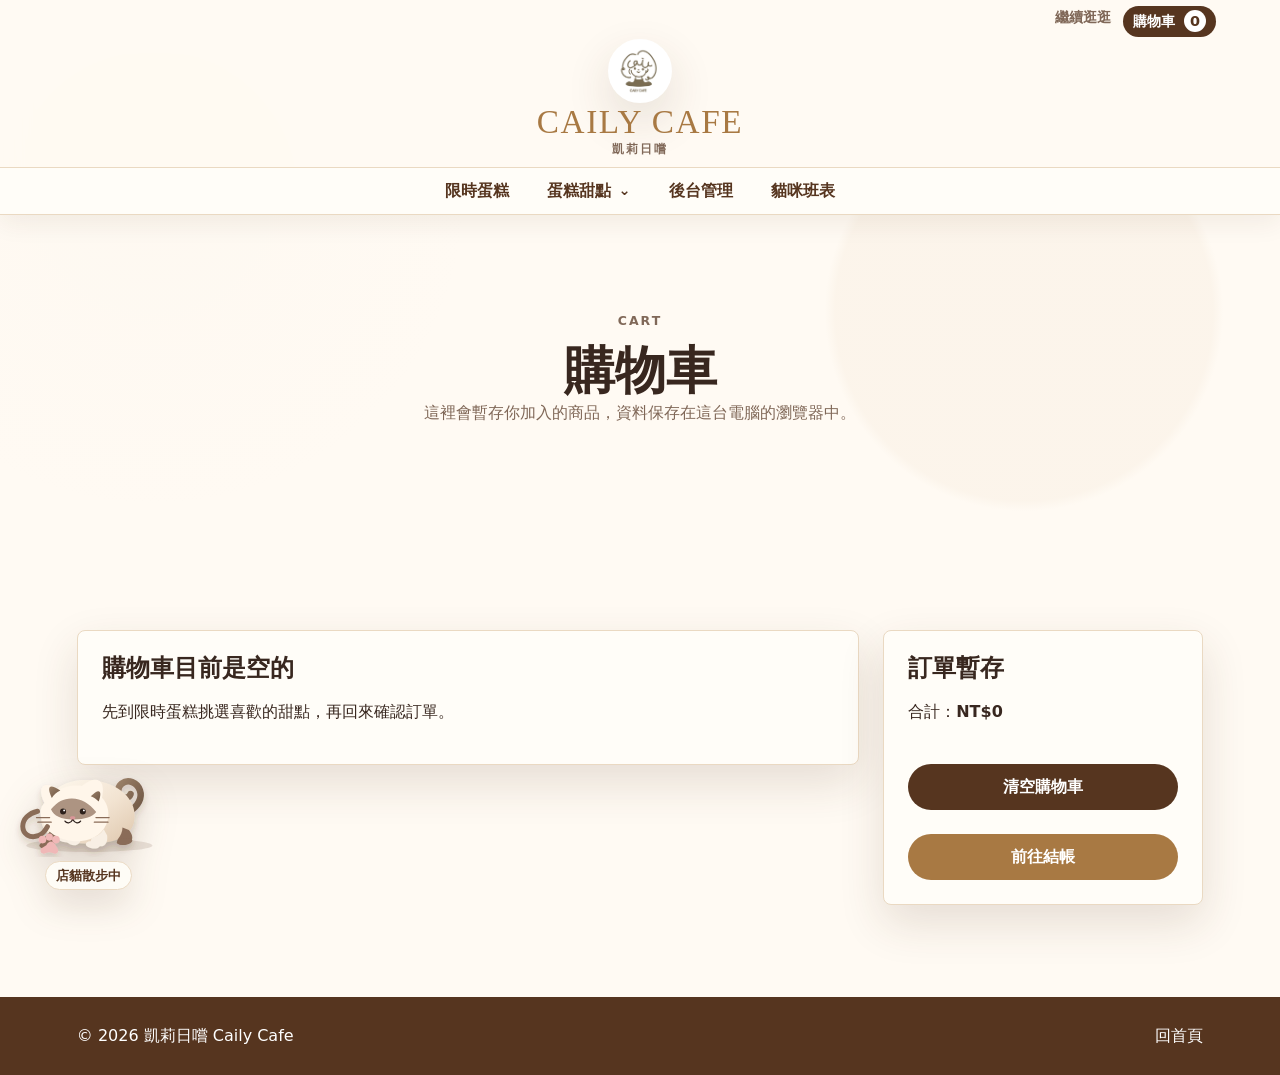
<file: cart.html>
<!doctype html>
<html lang="zh-Hant">
  <head>
    <meta charset="utf-8">
    <meta name="viewport" content="width=device-width, initial-scale=1">
    <title>購物車｜凱莉日嚐</title>
    <link rel="stylesheet" href="assets/css/styles.css">
  </head>
  <body data-page="cart">
    <header class="site-header">
      <div class="utility-row">
        <a class="utility-link" href="index.html#menu">繼續逛逛</a>
        <a class="cart-link active" href="cart.html">購物車 <span data-cart-count>0</span></a>
      </div>
      <a class="brand" href="index.html">
        <img src="assets/images/caily-logo.png" alt="Caily Cafe logo">
        <span>CAILY CAFE</span>
        <small>凱莉日嚐</small>
      </a>
      <button class="menu-toggle" type="button" aria-expanded="false" aria-controls="site-nav">選單</button>
      <nav id="site-nav" class="site-nav">
        <a href="index.html#menu">限時蛋糕</a>
        <div class="nav-dropdown">
          <a href="index.html#desserts">蛋糕甜點</a>
          <div class="dropdown-menu mega-menu">
            <a href="index.html#birthday-cakes">生日蛋糕</a>
            <a href="index.html#tart-cakes">6吋塔</a>
            <a href="index.html#roll-cakes">長條捲</a>
          </div>
        </div>
        <a href="admin.html">後台管理</a>
        <a href="index.html#cat-schedule">貓咪班表</a>
      </nav>
    </header>

    <main>
      <section class="page-hero">
        <p class="eyebrow">Cart</p>
        <h1>購物車</h1>
        <p>這裡會暫存你加入的商品，資料保存在這台電腦的瀏覽器中。</p>
      </section>
      <section class="section cart-layout">
        <div data-cart-items></div>
        <aside class="cart-summary">
          <h2>訂單暫存</h2>
          <p>合計：<strong data-cart-total>NT$0</strong></p>
          <button class="button wide" type="button" data-clear-cart>清空購物車</button>
          <a class="button wide dark" href="index.html#checkout">前往結帳</a>
        </aside>
      </section>
    </main>

    <footer class="site-footer">
      <p>© 2026 凱莉日嚐 Caily Cafe</p>
      <a href="index.html">回首頁</a>
    </footer>

    <script src="assets/js/config.js"></script>
    <script src="assets/js/products.js"></script>
    <script src="assets/js/site.js"></script>
  </body>
</html>
</file>
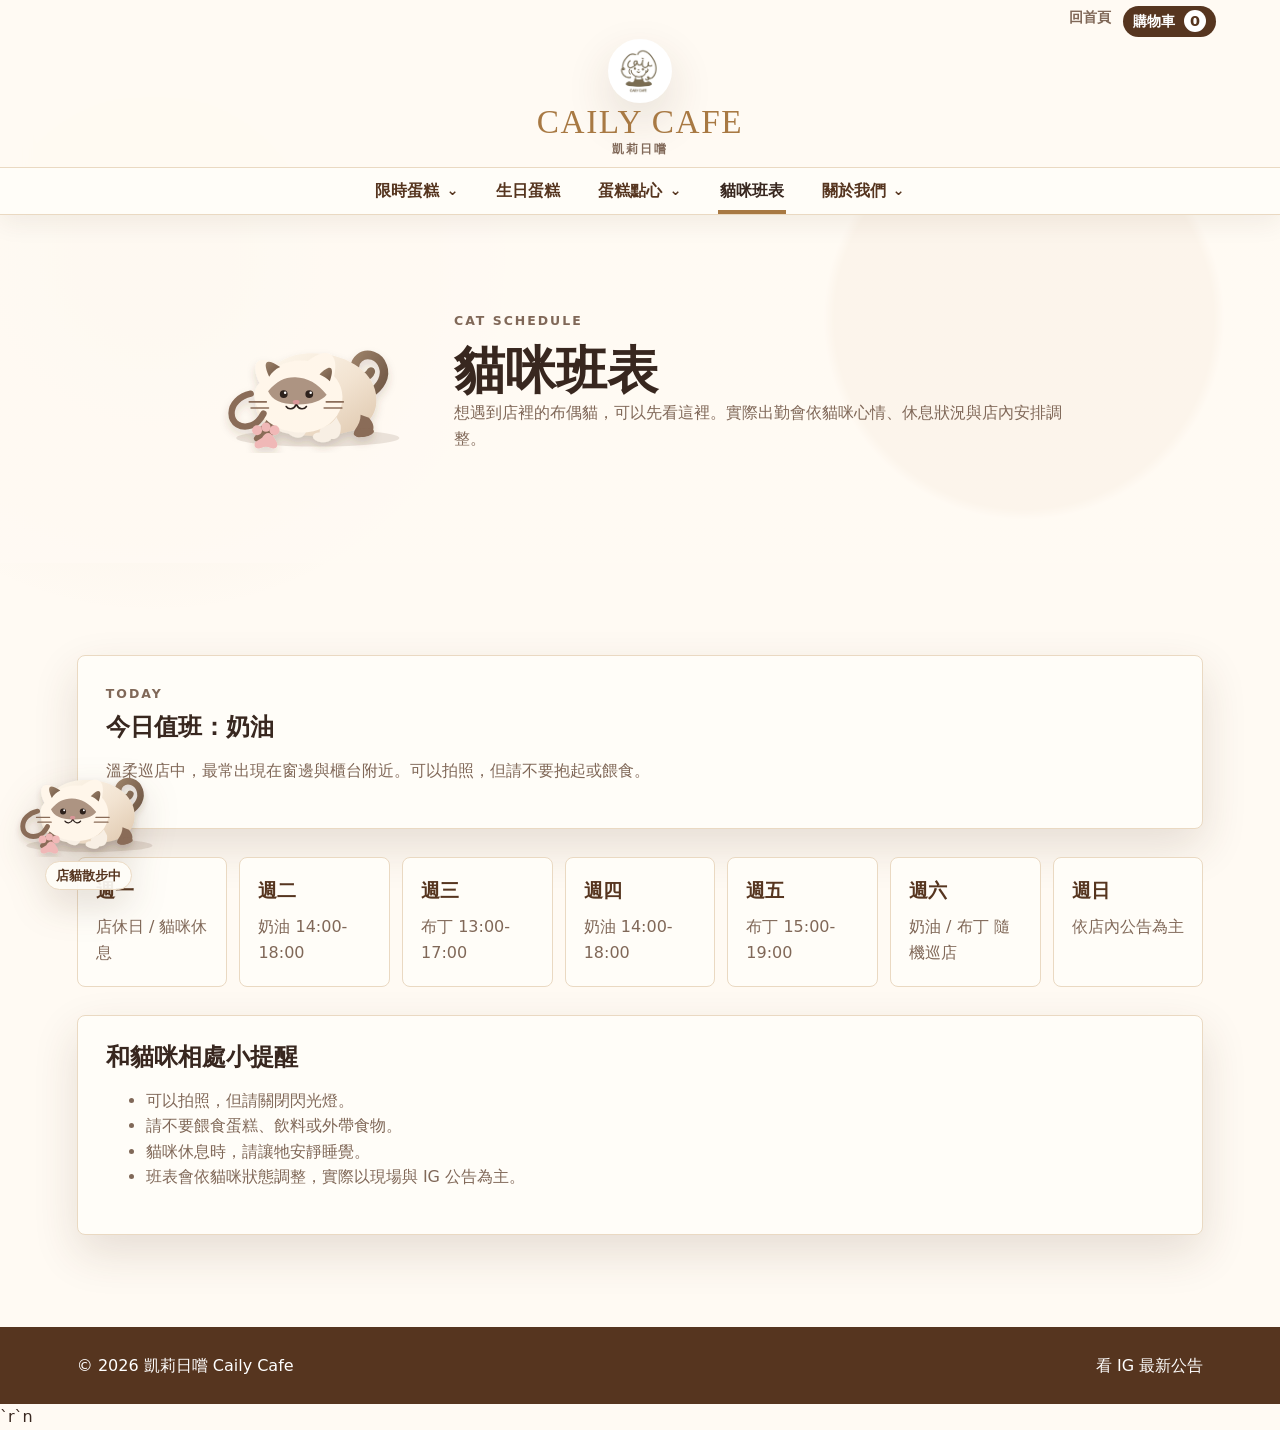
<file: cat-schedule.html>
﻿<!doctype html>
<html lang="zh-Hant">
  <head>
    <meta charset="utf-8">
    <meta name="viewport" content="width=device-width, initial-scale=1">
    <title>貓咪班表｜凱莉日嚐</title>
    <link rel="stylesheet" href="assets/css/styles.css">
  </head>
  <body data-page="cat-schedule">
    <header class="site-header">
      <div class="utility-row">
        <a class="utility-link" href="index.html">回首頁</a>
        <a class="cart-link" href="cart.html">購物車 <span data-cart-count>0</span></a>
      </div>
      <a class="brand" href="index.html">
        <img src="assets/images/caily-logo.png" alt="Caily Cafe logo">
        <span>CAILY CAFE</span>
        <small>凱莉日嚐</small>
      </a>
      <button class="menu-toggle" type="button" aria-expanded="false" aria-controls="site-nav">選單</button>
      <nav id="site-nav" class="site-nav">
        <div class="nav-dropdown">
          <a href="limited.html">限時蛋糕</a>
          <div class="dropdown-menu mega-menu">
            <a href="limited.html">本週限定</a>
            <a href="limited.html">新品上市</a>
            <a href="limited.html">節慶優惠</a>
          </div>
        </div>
        <a href="birthday.html">生日蛋糕</a>
        <div class="nav-dropdown">
          <a href="desserts.html">蛋糕點心</a>
          <div class="dropdown-menu mega-menu">
            <a href="tarts.html">6吋塔</a>
            <a href="rolls.html">長條捲</a>
            <a href="desserts.html">冷藏甜點</a>
          </div>
        </div>
        <a class="active" href="cat-schedule.html">貓咪班表</a>
        <div class="nav-dropdown">
          <a href="about.html">關於我們</a>
          <div class="dropdown-menu mega-menu">
            <a href="about.html">品牌故事</a>
            <a href="about.html">訂購方式</a>
            <a href="about.html">門市資訊</a>
          </div>
        </div>
      </nav>
    </header>

    <main>
      <section class="page-hero cat-schedule-hero">
        <img src="assets/images/ragdoll-cat-corner.svg" alt="布偶貓值班插畫">
        <div>
          <p class="eyebrow">Cat Schedule</p>
          <h1>貓咪班表</h1>
          <p>想遇到店裡的布偶貓，可以先看這裡。實際出勤會依貓咪心情、休息狀況與店內安排調整。</p>
        </div>
      </section>

      <section class="section schedule-section">
        <div class="today-cat">
          <p class="eyebrow">Today</p>
          <h2>今日值班：奶油</h2>
          <p>溫柔巡店中，最常出現在窗邊與櫃台附近。可以拍照，但請不要抱起或餵食。</p>
        </div>

        <div class="schedule-grid">
          <article><strong>週一</strong><span>店休日 / 貓咪休息</span></article>
          <article><strong>週二</strong><span>奶油 14:00-18:00</span></article>
          <article><strong>週三</strong><span>布丁 13:00-17:00</span></article>
          <article><strong>週四</strong><span>奶油 14:00-18:00</span></article>
          <article><strong>週五</strong><span>布丁 15:00-19:00</span></article>
          <article><strong>週六</strong><span>奶油 / 布丁 隨機巡店</span></article>
          <article><strong>週日</strong><span>依店內公告為主</span></article>
        </div>

        <div class="cat-notes">
          <h2>和貓咪相處小提醒</h2>
          <ul>
            <li>可以拍照，但請關閉閃光燈。</li>
            <li>請不要餵食蛋糕、飲料或外帶食物。</li>
            <li>貓咪休息時，請讓牠安靜睡覺。</li>
            <li>班表會依貓咪狀態調整，實際以現場與 IG 公告為主。</li>
          </ul>
        </div>
      </section>
    </main>

    <footer class="site-footer">
      <p>© 2026 凱莉日嚐 Caily Cafe</p>
      <a href="https://www.instagram.com/cailycafe_daily/" target="_blank" rel="noreferrer">看 IG 最新公告</a>
    </footer>

    <script src="assets/js/config.js"></script>`r`n    <script src="assets/js/products.js"></script>
    <script src="assets/js/site.js"></script>
  </body>
</html>
</file>
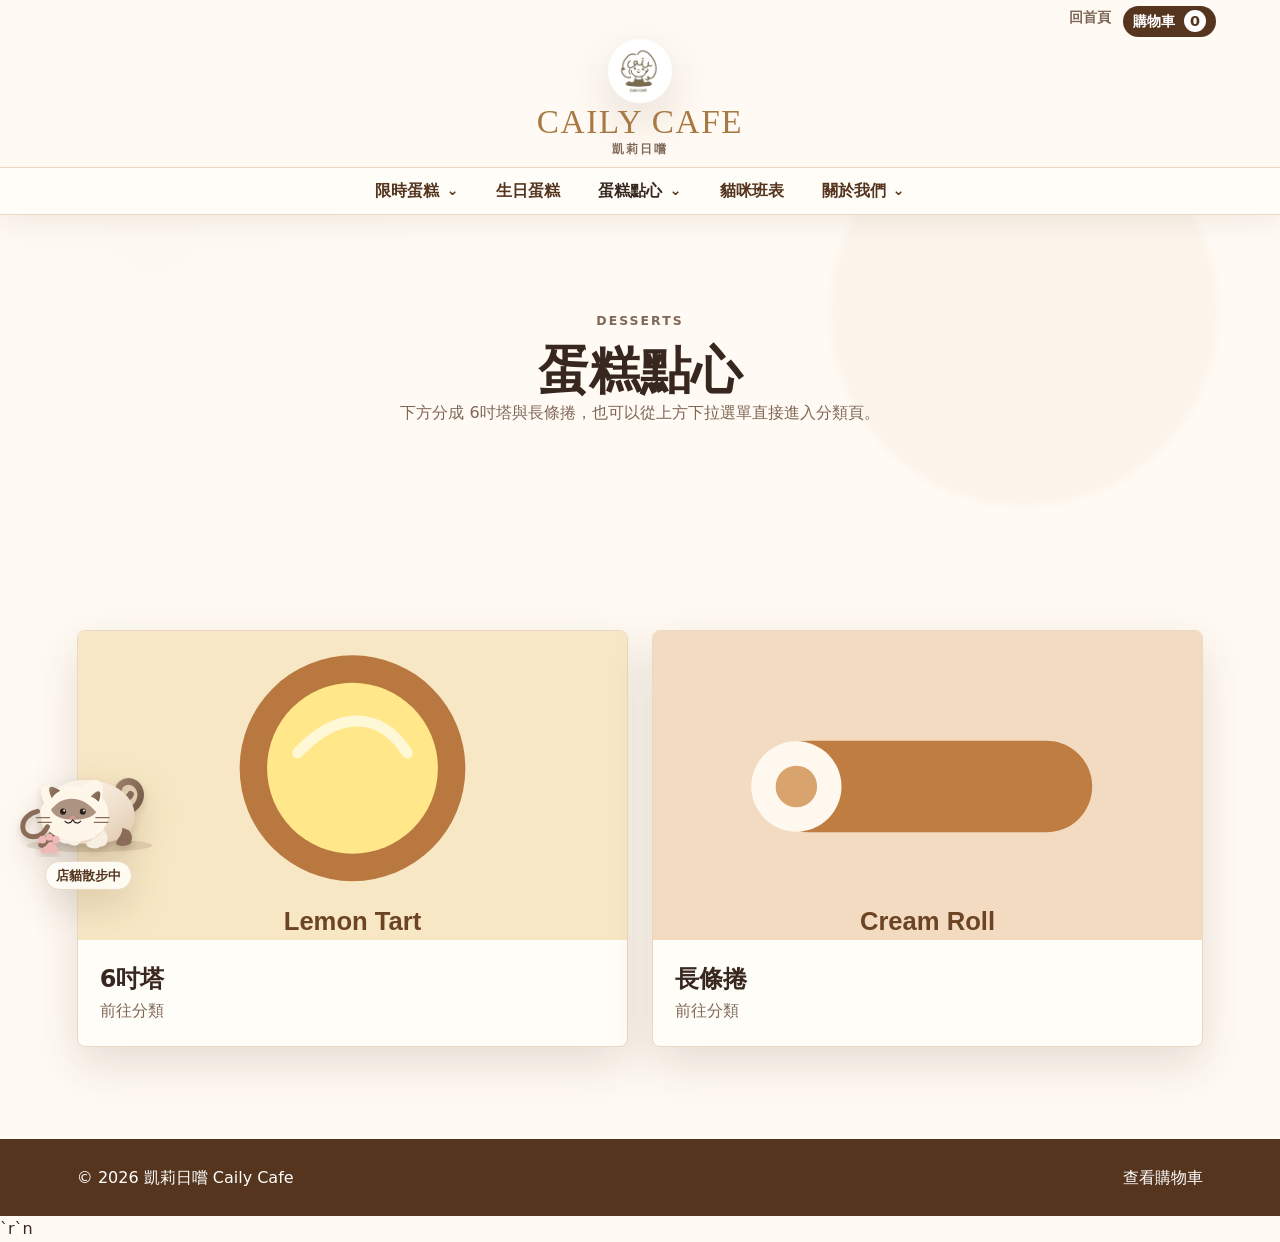
<file: desserts.html>
﻿<!doctype html>
<html lang="zh-Hant">
  <head><meta charset="utf-8"><meta name="viewport" content="width=device-width, initial-scale=1"><title>蛋糕點心｜凱莉日嚐</title><link rel="stylesheet" href="assets/css/styles.css"></head>
  <body data-page="desserts">
    <header class="site-header"><div class="utility-row"><a class="utility-link" href="index.html">回首頁</a><a class="cart-link" href="cart.html">購物車 <span data-cart-count>0</span></a></div><a class="brand" href="index.html"><img src="assets/images/caily-logo.png" alt="Caily Cafe logo"><span>CAILY CAFE</span><small>凱莉日嚐</small></a><button class="menu-toggle" type="button" aria-expanded="false" aria-controls="site-nav">選單</button><nav id="site-nav" class="site-nav"><div class="nav-dropdown"><a href="limited.html">限時蛋糕</a><div class="dropdown-menu mega-menu"><a href="limited.html">本週限定</a><a href="limited.html">新品上市</a><a href="limited.html">節慶優惠</a></div></div><a href="birthday.html">生日蛋糕</a><div class="nav-dropdown"><a class="active" href="desserts.html">蛋糕點心</a><div class="dropdown-menu mega-menu"><a href="tarts.html">6吋塔</a><a href="rolls.html">長條捲</a><a href="desserts.html">冷藏甜點</a></div></div><a href="cat-schedule.html">貓咪班表</a><div class="nav-dropdown"><a href="about.html">關於我們</a><div class="dropdown-menu mega-menu"><a href="about.html">品牌故事</a><a href="about.html">訂購方式</a><a href="about.html">門市資訊</a></div></div></nav></header>
    <main><section class="page-hero"><p class="eyebrow">Desserts</p><h1>蛋糕點心</h1><p>下方分成 6吋塔與長條捲，也可以從上方下拉選單直接進入分類頁。</p></section><section class="section split-links"><a href="tarts.html"><img src="assets/photos/product-lemon-tart.svg" alt="6吋塔"><strong>6吋塔</strong><span>前往分類</span></a><a href="rolls.html"><img src="assets/photos/product-cream-roll.svg" alt="長條捲"><strong>長條捲</strong><span>前往分類</span></a></section></main>
    <footer class="site-footer"><p>© 2026 凱莉日嚐 Caily Cafe</p><a href="cart.html">查看購物車</a></footer>
    <script src="assets/js/config.js"></script>`r`n    <script src="assets/js/products.js"></script><script src="assets/js/site.js"></script>
  </body>
</html>
</file>
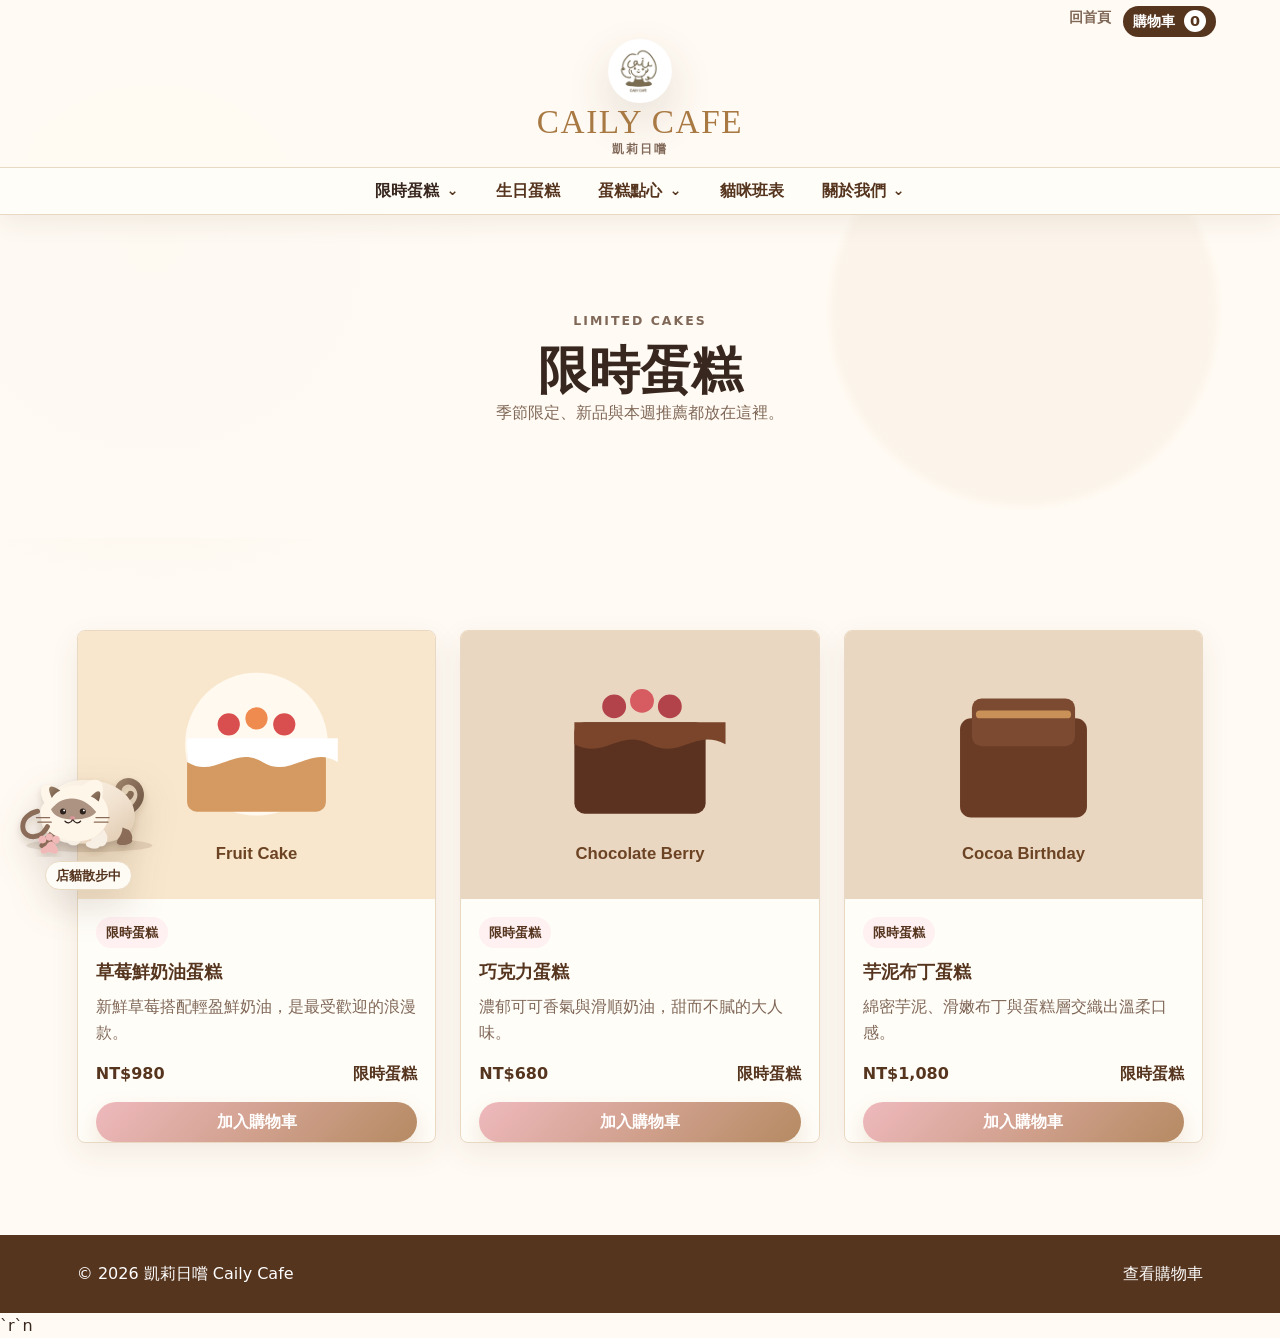
<file: limited.html>
﻿<!doctype html>
<html lang="zh-Hant">
  <head>
    <meta charset="utf-8">
    <meta name="viewport" content="width=device-width, initial-scale=1">
    <title>限時蛋糕｜凱莉日嚐</title>
    <link rel="stylesheet" href="assets/css/styles.css">
  </head>
  <body data-page="category" data-category="limited">
    <header class="site-header">
      <div class="utility-row"><a class="utility-link" href="index.html">回首頁</a><a class="cart-link" href="cart.html">購物車 <span data-cart-count>0</span></a></div>
      <a class="brand" href="index.html"><img src="assets/images/caily-logo.png" alt="Caily Cafe logo"><span>CAILY CAFE</span><small>凱莉日嚐</small></a>
      <button class="menu-toggle" type="button" aria-expanded="false" aria-controls="site-nav">選單</button>
      <nav id="site-nav" class="site-nav">
        <div class="nav-dropdown"><a class="active" href="limited.html">限時蛋糕</a><div class="dropdown-menu mega-menu"><a href="limited.html">本週限定</a><a href="limited.html">新品上市</a><a href="limited.html">節慶優惠</a></div></div>
        <a href="birthday.html">生日蛋糕</a>
        <div class="nav-dropdown"><a href="desserts.html">蛋糕點心</a><div class="dropdown-menu mega-menu"><a href="tarts.html">6吋塔</a><a href="rolls.html">長條捲</a><a href="desserts.html">冷藏甜點</a></div></div>
        <a href="cat-schedule.html">貓咪班表</a>
        <div class="nav-dropdown"><a href="about.html">關於我們</a><div class="dropdown-menu mega-menu"><a href="about.html">品牌故事</a><a href="about.html">訂購方式</a><a href="about.html">門市資訊</a></div></div>
      </nav>
    </header>
    <main><section class="page-hero"><p class="eyebrow">Limited Cakes</p><h1>限時蛋糕</h1><p>季節限定、新品與本週推薦都放在這裡。</p></section><section class="section"><div class="product-grid" data-product-list></div></section></main>
    <footer class="site-footer"><p>© 2026 凱莉日嚐 Caily Cafe</p><a href="cart.html">查看購物車</a></footer>
    <script src="assets/js/config.js"></script>`r`n    <script src="assets/js/products.js"></script><script src="assets/js/site.js"></script>
  </body>
</html>
</file>
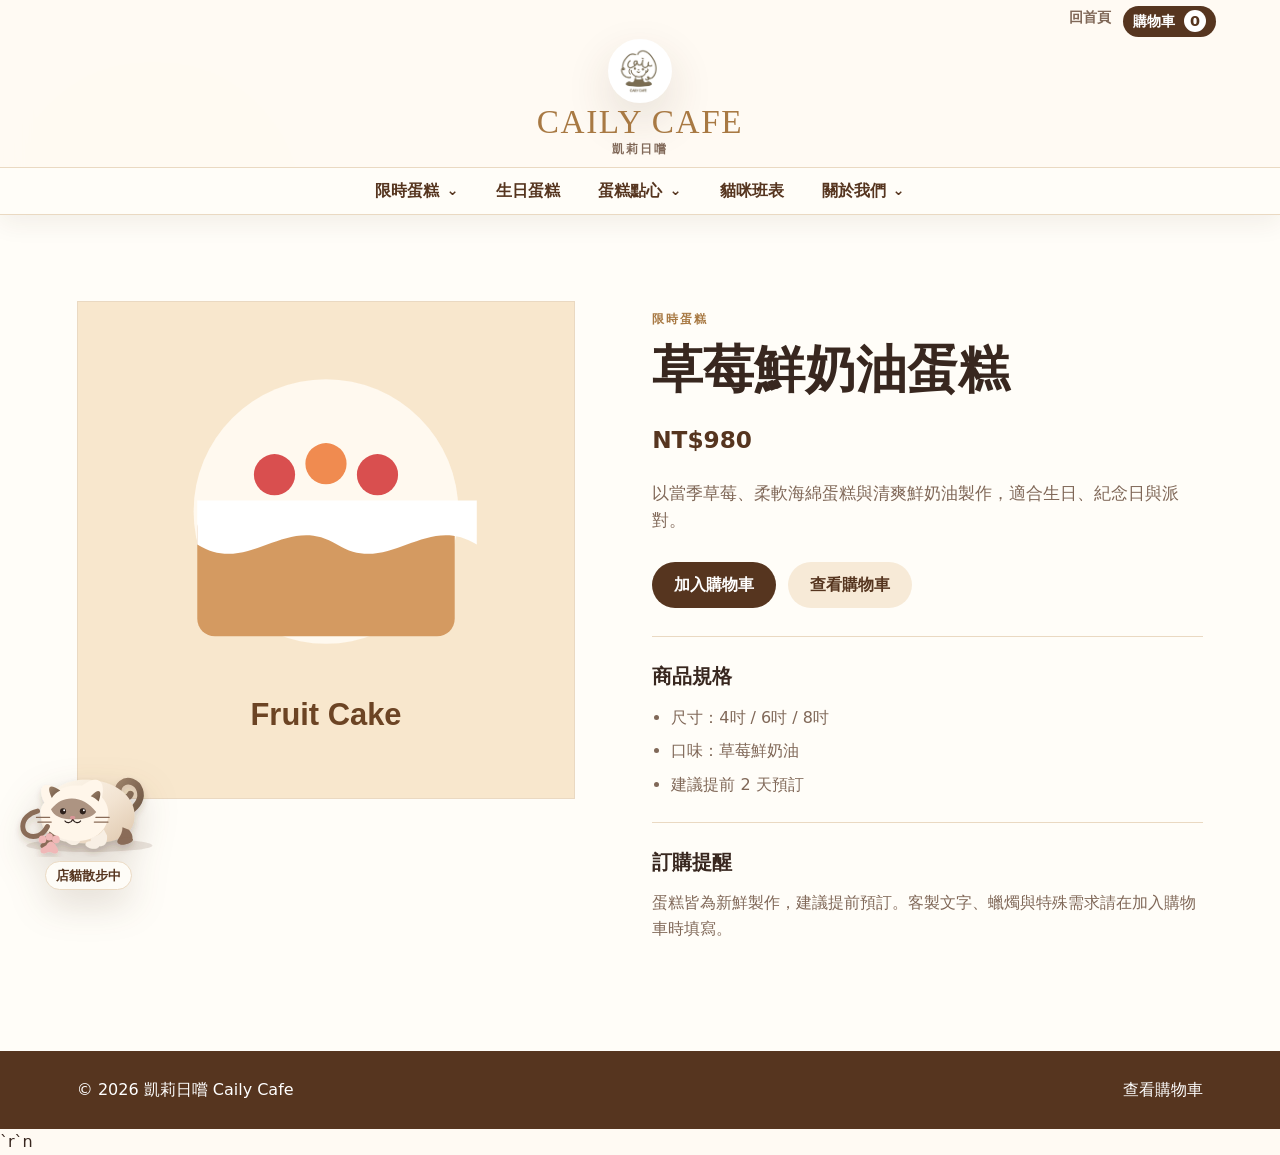
<file: product.html>
﻿<!doctype html>
<html lang="zh-Hant">
  <head>
    <meta charset="utf-8">
    <meta name="viewport" content="width=device-width, initial-scale=1">
    <title>商品詳細｜凱莉日嚐</title>
    <link rel="stylesheet" href="assets/css/styles.css">
  </head>
  <body data-page="product">
    <header class="site-header">
      <div class="utility-row">
        <a class="utility-link" href="index.html">回首頁</a>
        <a class="cart-link" href="cart.html">購物車 <span data-cart-count>0</span></a>
      </div>
      <a class="brand" href="index.html">
        <img src="assets/images/caily-logo.png" alt="Caily Cafe logo">
        <span>CAILY CAFE</span>
        <small>凱莉日嚐</small>
      </a>
      <button class="menu-toggle" type="button" aria-expanded="false" aria-controls="site-nav">選單</button>
      <nav id="site-nav" class="site-nav">
        <div class="nav-dropdown">
          <a href="limited.html">限時蛋糕</a>
          <div class="dropdown-menu mega-menu">
            <a href="limited.html">本週限定</a>
            <a href="limited.html">新品上市</a>
            <a href="limited.html">節慶優惠</a>
          </div>
        </div>
        <a href="birthday.html">生日蛋糕</a>
        <div class="nav-dropdown">
          <a href="desserts.html">蛋糕點心</a>
          <div class="dropdown-menu mega-menu">
            <a href="tarts.html">6吋塔</a>
            <a href="rolls.html">長條捲</a>
            <a href="desserts.html">冷藏甜點</a>
          </div>
        </div>
        <a href="cat-schedule.html">貓咪班表</a>
        <div class="nav-dropdown">
          <a href="about.html">關於我們</a>
          <div class="dropdown-menu mega-menu">
            <a href="about.html">品牌故事</a>
            <a href="about.html">訂購方式</a>
            <a href="about.html">門市資訊</a>
          </div>
        </div>
      </nav>
    </header>

    <main>
      <section class="product-detail" data-product-detail></section>
    </main>

    <footer class="site-footer">
      <p>© 2026 凱莉日嚐 Caily Cafe</p>
      <a href="cart.html">查看購物車</a>
    </footer>

    <script src="assets/js/config.js"></script>`r`n    <script src="assets/js/products.js"></script>
    <script src="assets/js/site.js"></script>
  </body>
</html>
</file>
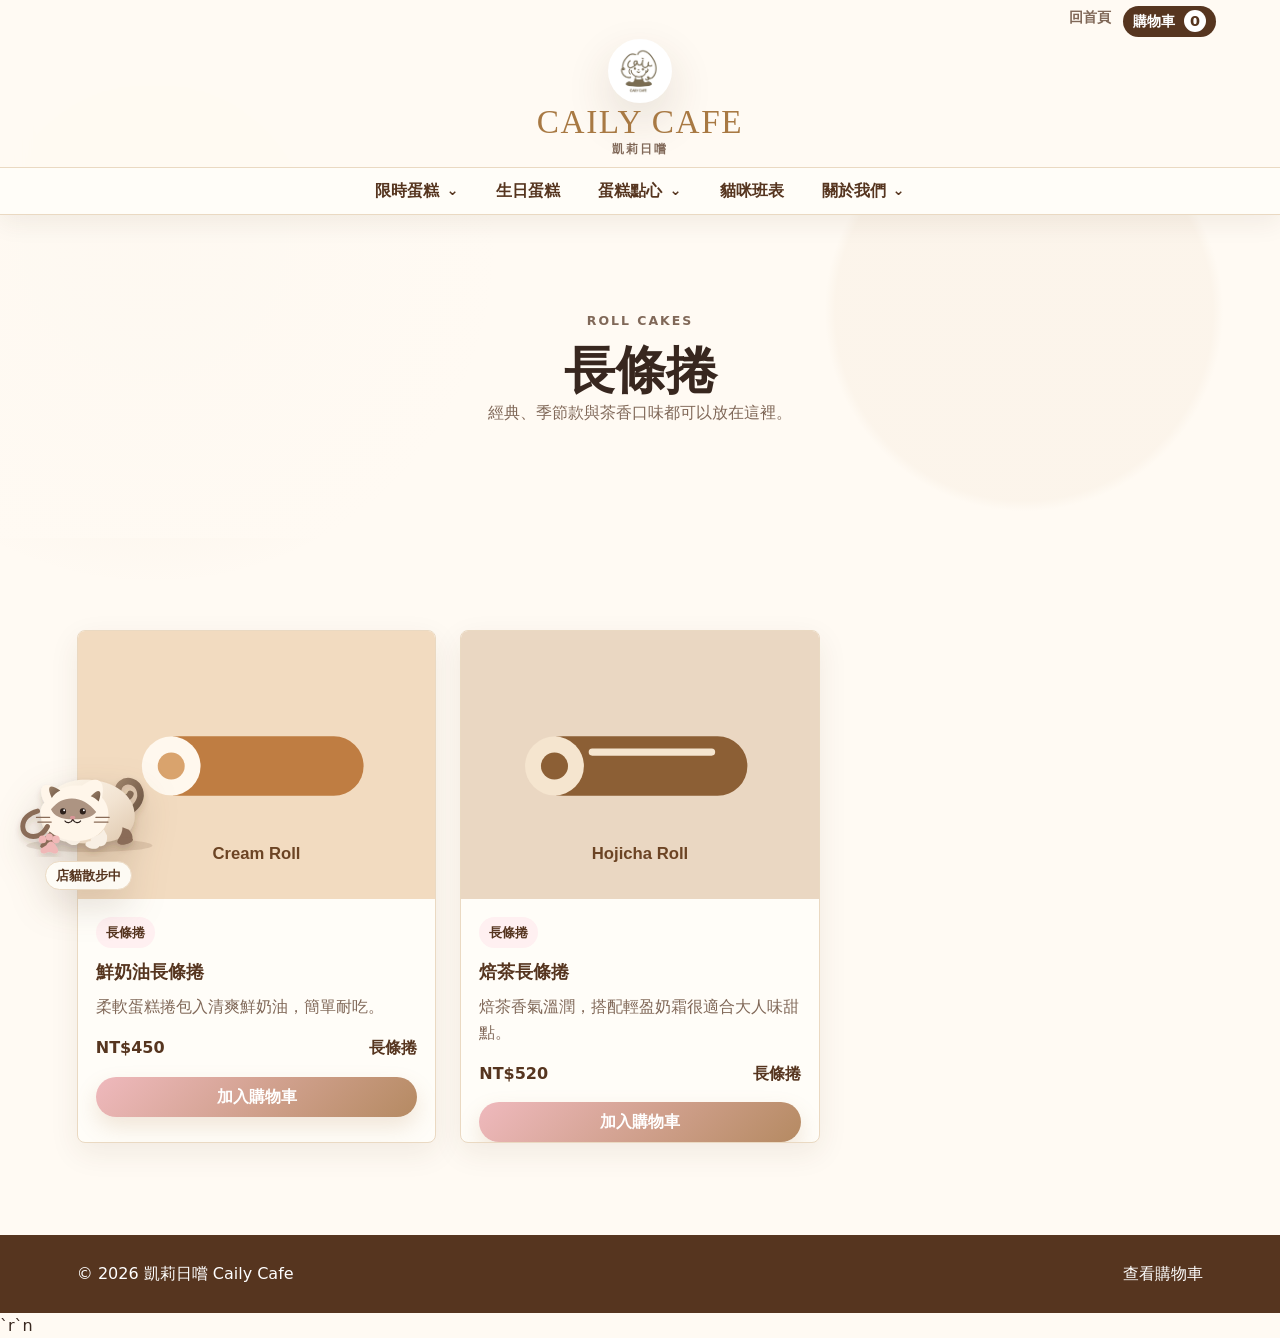
<file: rolls.html>
﻿<!doctype html>
<html lang="zh-Hant">
  <head><meta charset="utf-8"><meta name="viewport" content="width=device-width, initial-scale=1"><title>長條捲｜凱莉日嚐</title><link rel="stylesheet" href="assets/css/styles.css"></head>
  <body data-page="category" data-category="rolls">
    <header class="site-header"><div class="utility-row"><a class="utility-link" href="index.html">回首頁</a><a class="cart-link" href="cart.html">購物車 <span data-cart-count>0</span></a></div><a class="brand" href="index.html"><img src="assets/images/caily-logo.png" alt="Caily Cafe logo"><span>CAILY CAFE</span><small>凱莉日嚐</small></a><button class="menu-toggle" type="button" aria-expanded="false" aria-controls="site-nav">選單</button><nav id="site-nav" class="site-nav"><div class="nav-dropdown"><a href="limited.html">限時蛋糕</a><div class="dropdown-menu mega-menu"><a href="limited.html">本週限定</a><a href="limited.html">新品上市</a><a href="limited.html">節慶優惠</a></div></div><a href="birthday.html">生日蛋糕</a><div class="nav-dropdown"><a href="desserts.html">蛋糕點心</a><div class="dropdown-menu mega-menu"><a href="tarts.html">6吋塔</a><a class="active" href="rolls.html">長條捲</a><a href="desserts.html">冷藏甜點</a></div></div><a href="cat-schedule.html">貓咪班表</a><div class="nav-dropdown"><a href="about.html">關於我們</a><div class="dropdown-menu mega-menu"><a href="about.html">品牌故事</a><a href="about.html">訂購方式</a><a href="about.html">門市資訊</a></div></div></nav></header>
    <main><section class="page-hero"><p class="eyebrow">Roll Cakes</p><h1>長條捲</h1><p>經典、季節款與茶香口味都可以放在這裡。</p></section><section class="section"><div class="product-grid" data-product-list></div></section></main>
    <footer class="site-footer"><p>© 2026 凱莉日嚐 Caily Cafe</p><a href="cart.html">查看購物車</a></footer>
    <script src="assets/js/config.js"></script>`r`n    <script src="assets/js/products.js"></script><script src="assets/js/site.js"></script>
  </body>
</html>
</file>
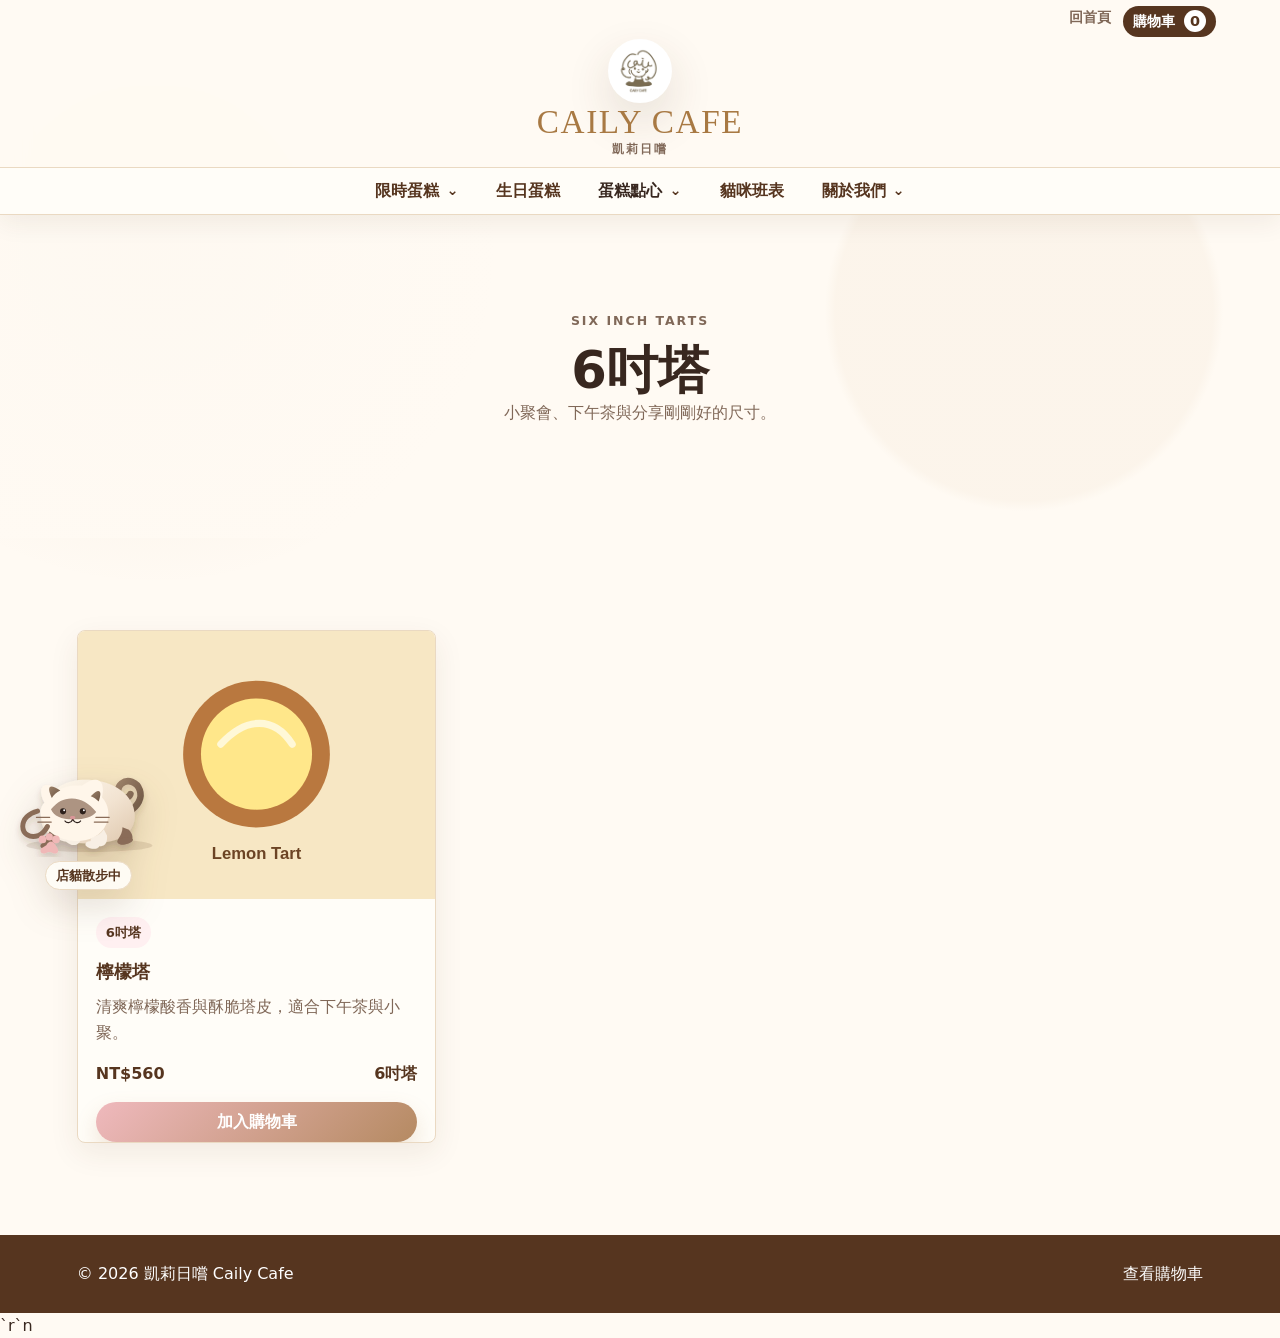
<file: tarts.html>
﻿<!doctype html>
<html lang="zh-Hant">
  <head><meta charset="utf-8"><meta name="viewport" content="width=device-width, initial-scale=1"><title>6吋塔｜凱莉日嚐</title><link rel="stylesheet" href="assets/css/styles.css"></head>
  <body data-page="category" data-category="tarts">
    <header class="site-header"><div class="utility-row"><a class="utility-link" href="index.html">回首頁</a><a class="cart-link" href="cart.html">購物車 <span data-cart-count>0</span></a></div><a class="brand" href="index.html"><img src="assets/images/caily-logo.png" alt="Caily Cafe logo"><span>CAILY CAFE</span><small>凱莉日嚐</small></a><button class="menu-toggle" type="button" aria-expanded="false" aria-controls="site-nav">選單</button><nav id="site-nav" class="site-nav"><div class="nav-dropdown"><a href="limited.html">限時蛋糕</a><div class="dropdown-menu mega-menu"><a href="limited.html">本週限定</a><a href="limited.html">新品上市</a><a href="limited.html">節慶優惠</a></div></div><a href="birthday.html">生日蛋糕</a><div class="nav-dropdown"><a class="active" href="desserts.html">蛋糕點心</a><div class="dropdown-menu mega-menu"><a class="active" href="tarts.html">6吋塔</a><a href="rolls.html">長條捲</a><a href="desserts.html">冷藏甜點</a></div></div><a href="cat-schedule.html">貓咪班表</a><div class="nav-dropdown"><a href="about.html">關於我們</a><div class="dropdown-menu mega-menu"><a href="about.html">品牌故事</a><a href="about.html">訂購方式</a><a href="about.html">門市資訊</a></div></div></nav></header>
    <main><section class="page-hero"><p class="eyebrow">Six Inch Tarts</p><h1>6吋塔</h1><p>小聚會、下午茶與分享剛剛好的尺寸。</p></section><section class="section"><div class="product-grid" data-product-list></div></section></main>
    <footer class="site-footer"><p>© 2026 凱莉日嚐 Caily Cafe</p><a href="cart.html">查看購物車</a></footer>
    <script src="assets/js/config.js"></script>`r`n    <script src="assets/js/products.js"></script><script src="assets/js/site.js"></script>
  </body>
</html>
</file>
<file: assets/css/styles.css>
:root {
  --bg: #fffaf3;
  --paper: #fffdf8;
  --cream: #f7ead7;
  --milk: #fbf2e4;
  --text: #38271f;
  --muted: #806858;
  --brand: #a87943;
  --brand-dark: #56351f;
  --line: #ead9c2;
  --shadow: 0 18px 46px rgba(78, 49, 29, 0.14);
  --rose: #efb9bd;
  --rose-soft: #fff0f1;
  --latte: #b58a62;
  --paw-cursor: url("data:image/svg+xml,%3Csvg xmlns='http://www.w3.org/2000/svg' width='54' height='54' viewBox='0 0 54 54'%3E%3Cellipse cx='16' cy='15' rx='6' ry='8' fill='%23fff7ec' stroke='%2356351f' stroke-width='3'/%3E%3Cellipse cx='27' cy='11' rx='6' ry='8' fill='%23fff7ec' stroke='%2356351f' stroke-width='3'/%3E%3Cellipse cx='38' cy='15' rx='6' ry='8' fill='%23fff7ec' stroke='%2356351f' stroke-width='3'/%3E%3Cellipse cx='12' cy='28' rx='6' ry='8' fill='%23fff7ec' stroke='%2356351f' stroke-width='3'/%3E%3Cpath d='M22 30c3-6 10-6 13 0l7 10c4 7-3 13-10 9-3-2-8-2-11 0-8 4-14-2-10-9z' fill='%23f3c4c7' stroke='%2356351f' stroke-width='3'/%3E%3C/svg%3E") 10 10, auto;
}

* { box-sizing: border-box; }

html { cursor: var(--paw-cursor); }

body {
  margin: 0;
  color: var(--text);
  background:
    radial-gradient(circle at 12% 18%, rgba(168, 121, 67, 0.11), transparent 22%),
    var(--bg);
  font-family: "Noto Sans TC", "Microsoft JhengHei", system-ui, sans-serif;
  line-height: 1.6;
}

a, button { cursor: var(--paw-cursor); }
a { color: inherit; text-decoration: none; }
img { display: block; max-width: 100%; }

.site-header {
  position: sticky;
  top: 0;
  z-index: 20;
  background: rgba(255, 250, 243, 0.96);
  border-bottom: 1px solid var(--line);
  box-shadow: 0 8px 24px rgba(70, 43, 24, 0.07);
  backdrop-filter: blur(14px);
}

.notice-bar {
  padding: 9px 16px;
  color: #fff;
  background: var(--brand-dark);
  text-align: center;
  font-size: 0.92rem;
  font-weight: 800;
  letter-spacing: 0.04em;
}

.utility-row {
  display: flex;
  justify-content: flex-end;
  gap: 12px;
  padding: 6px clamp(18px, 5vw, 70px) 0;
  color: var(--muted);
  font-size: 0.9rem;
  font-weight: 700;
}

.cart-link {
  padding: 4px 10px;
  color: #fff;
  background: var(--brand-dark);
  border-radius: 999px;
}

.cart-link span {
  display: inline-grid;
  min-width: 22px;
  height: 22px;
  margin-left: 4px;
  place-items: center;
  color: var(--brand-dark);
  background: #fff;
  border-radius: 50%;
}

.brand {
  display: grid;
  justify-items: center;
  gap: 2px;
  width: max-content;
  margin: 0 auto;
  padding: 2px 0 8px;
  font-weight: 900;
  letter-spacing: 0.1em;
}

.brand img {
  width: 64px;
  height: 64px;
  object-fit: contain;
  background: #fff;
  border: 3px solid #fff;
  border-radius: 50%;
  box-shadow: var(--shadow);
}

.brand span {
  color: var(--brand);
  font-family: Georgia, "Times New Roman", serif;
  font-size: clamp(1.55rem, 2.6vw, 2.55rem);
  font-weight: 500;
  line-height: 1;
}

.brand small {
  color: var(--muted);
  font-size: 0.72rem;
  letter-spacing: 0.18em;
  text-transform: uppercase;
}

.menu-toggle { display: none; }

.site-nav {
  display: flex;
  justify-content: center;
  gap: clamp(12px, 3vw, 34px);
  min-height: 46px;
  border-top: 1px solid var(--line);
  background: var(--paper);
  font-weight: 800;
}

.site-nav > a,
.nav-dropdown > a {
  position: relative;
  display: flex;
  align-items: center;
  min-height: 46px;
  padding: 0 2px;
  color: var(--brand-dark);
}

.site-nav a:hover,
.site-nav a.active,
.nav-dropdown:hover > a {
  color: var(--text);
}

.site-nav > a::before,
.nav-dropdown > a::before {
  position: absolute;
  right: 0;
  bottom: 0;
  left: 0;
  height: 4px;
  content: "";
  background: var(--brand);
  opacity: 0;
  transform: scaleX(0.45);
  transition: opacity 0.2s ease, transform 0.2s ease;
}

.site-nav > a:hover::before,
.site-nav > a.active::before,
.nav-dropdown:hover > a::before,
.nav-dropdown:focus-within > a::before {
  opacity: 1;
  transform: scaleX(1);
}

.nav-dropdown > a::after {
  margin-left: 7px;
  content: "⌄";
  color: var(--brand-dark);
  font-size: 0.9rem;
}

.nav-dropdown {
  position: relative;
}

.dropdown-menu {
  position: absolute;
  top: 100%;
  left: 50%;
  min-width: 290px;
  padding: 22px 0;
  visibility: hidden;
  opacity: 0;
  transform: translate(-50%, 8px);
  background: rgba(255, 253, 248, 0.98);
  border: 0;
  border-radius: 0;
  box-shadow: 0 18px 38px rgba(65, 45, 30, 0.1);
  transition: 0.2s ease;
}

.nav-dropdown:hover .dropdown-menu,
.nav-dropdown:focus-within .dropdown-menu {
  visibility: visible;
  opacity: 1;
  transform: translate(-50%, 0);
}

.dropdown-menu a {
  display: block;
  padding: 13px 32px;
  border-radius: 0;
  color: var(--text);
  font-size: 1.02rem;
  font-weight: 900;
  white-space: nowrap;
}

.dropdown-menu a:hover {
  color: var(--brand);
  background: var(--cream);
}

.carousel {
  position: relative;
  min-height: 590px;
  overflow: hidden;
  background:
    linear-gradient(90deg, rgba(255, 250, 243, 0.95) 0%, rgba(255, 250, 243, 0.78) 42%, rgba(255, 250, 243, 0.42) 100%),
    url("../images/storefront-sketch.png") center right / min(58vw, 760px) auto no-repeat,
    var(--milk);
}

.carousel::after {
  position: absolute;
  inset: 0;
  content: "";
  pointer-events: none;
  background:
    radial-gradient(circle at 18% 34%, rgba(255, 255, 255, 0.68), transparent 30%),
    linear-gradient(180deg, rgba(255, 250, 243, 0) 58%, rgba(255, 250, 243, 0.86) 100%);
}

.walking-cat {
  position: fixed;
  bottom: 10px;
  left: 0;
  z-index: 30;
  display: grid;
  justify-items: center;
  gap: 4px;
  width: 176px;
  color: var(--brand-dark);
  font-size: 0.82rem;
  font-weight: 900;
  pointer-events: auto;
  filter: drop-shadow(0 14px 18px rgba(70, 43, 24, 0.18));
  animation: catWalkMove 22s linear infinite;
}

.cat-art {
  display: block;
  animation: catTurn 22s linear infinite;
}

.walking-cat img {
  width: 170px;
  height: auto;
  animation: catStep 0.85s ease-in-out infinite;
}

.cat-label {
  padding: 3px 10px;
  background: rgba(255, 253, 248, 0.92);
  border: 1px solid var(--line);
  border-radius: 999px;
}

.walking-cat:hover {
  animation-play-state: paused;
}

.walking-cat:hover .cat-art,
.walking-cat:hover img {
  animation-play-state: paused;
}

@keyframes catWalkMove {
  0% { transform: translateX(-210px); }
  49% { transform: translateX(calc(100vw - 20px)); }
  50% { transform: translateX(calc(100vw - 20px)); }
  99% { transform: translateX(-210px); }
  100% { transform: translateX(-210px); }
}

@keyframes catTurn {
  0% { transform: scaleX(-1); }
  49% { transform: scaleX(-1); }
  50% { transform: scaleX(1); }
  99% { transform: scaleX(1); }
  100% { transform: scaleX(-1); }
}

@keyframes catStep {
  0%, 100% { transform: translateY(0) rotate(-1deg); }
  50% { transform: translateY(-6px) rotate(1deg); }
}

.slides, .slide {
  min-height: 590px;
}

.slide {
  position: absolute;
  inset: 0;
  z-index: 1;
  display: grid;
  grid-template-columns: 0.9fr 1.1fr;
  align-items: center;
  gap: clamp(28px, 5vw, 76px);
  padding: clamp(34px, 6vw, 76px) clamp(18px, 6vw, 86px);
  opacity: 0;
  transform: scale(1.02);
  transition: opacity 0.7s ease, transform 0.7s ease;
}

.slide.is-active {
  opacity: 1;
  transform: scale(1);
}

.slide img {
  width: min(100%, 390px);
  max-height: 310px;
  object-fit: cover;
  justify-self: center;
  border: 10px solid rgba(255, 255, 255, 0.88);
  border-radius: 8px;
  box-shadow: var(--shadow);
  opacity: 0.92;
}

.slide-copy {
  max-width: 620px;
  padding: clamp(22px, 4vw, 38px);
  background: rgba(255, 253, 248, 0.72);
  border: 1px solid rgba(234, 217, 194, 0.82);
  border-radius: 8px;
  box-shadow: 0 18px 46px rgba(78, 49, 29, 0.1);
  backdrop-filter: blur(8px);
}

.slide-copy p,
.eyebrow {
  margin: 0 0 10px;
  color: var(--brand);
  font-size: 0.78rem;
  font-weight: 900;
  letter-spacing: 0.16em;
  text-transform: uppercase;
}

.slide-copy h1,
.page-hero h1,
.section h2 {
  margin: 0;
  line-height: 1.16;
  letter-spacing: 0;
}

.slide-copy h1 {
  max-width: 620px;
  font-size: clamp(2.3rem, 5vw, 4.8rem);
}

.button {
  display: inline-flex;
  align-items: center;
  justify-content: center;
  min-height: 46px;
  margin-top: 24px;
  padding: 0 22px;
  color: #fff;
  background: var(--brand-dark);
  border: 0;
  border-radius: 999px;
  font: inherit;
  font-weight: 900;
}

.button.dark { background: var(--brand); }
.button.wide { width: 100%; }

.carousel-dots {
  position: absolute;
  z-index: 2;
  right: 0;
  bottom: 22px;
  left: 0;
  display: flex;
  justify-content: center;
  gap: 10px;
}

.carousel-dots button {
  width: 11px;
  height: 11px;
  padding: 0;
  background: rgba(86, 53, 31, 0.28);
  border: 0;
  border-radius: 50%;
}

.carousel-dots button.is-active { background: var(--brand-dark); }

.section {
  padding: clamp(54px, 8vw, 92px) clamp(18px, 6vw, 86px);
}

.section-heading {
  display: grid;
  gap: 8px;
  margin-bottom: 30px;
}

.section-heading.centered {
  justify-items: center;
  text-align: center;
}

.section-heading h2,
.page-hero h1 {
  font-size: clamp(2rem, 4vw, 3.5rem);
}

.section-heading p,
.page-hero p,
.cat-theme p,
.info-grid p {
  max-width: 680px;
  margin-top: 0;
  color: var(--muted);
}

.product-grid {
  display: grid;
  grid-template-columns: repeat(3, minmax(0, 1fr));
  gap: 24px;
}

.product-grid.four {
  grid-template-columns: repeat(4, minmax(0, 1fr));
}

.shopline-style {
  background: #fffdf8;
}

.category-showcase {
  display: grid;
  grid-template-columns: repeat(4, minmax(0, 1fr));
  gap: 24px;
}

.category-showcase a {
  display: grid;
  overflow: hidden;
  background: var(--paper);
  border: 1px solid var(--line);
  border-radius: 8px;
  box-shadow: 0 10px 30px rgba(78, 49, 29, 0.08);
}

.category-showcase a:hover {
  transform: translateY(-3px);
  box-shadow: var(--shadow);
}

.category-showcase img {
  width: 100%;
  aspect-ratio: 4 / 3;
  object-fit: cover;
}

.category-showcase strong {
  padding: 18px 18px 2px;
  font-size: 1.2rem;
}

.category-showcase span {
  padding: 0 18px 18px;
  color: var(--muted);
}

.product-card {
  overflow: hidden;
  background: var(--paper);
  border: 1px solid var(--line);
  border-radius: 8px;
  box-shadow: 0 10px 30px rgba(78, 49, 29, 0.08);
}

.product-card:hover {
  transform: translateY(-3px);
  transition: transform 0.2s ease, box-shadow 0.2s ease;
  box-shadow: var(--shadow);
}

.product-card-link {
  display: block;
}

.product-card img {
  width: 100%;
  aspect-ratio: 4 / 3;
  object-fit: cover;
}

.product-card-content { padding: 18px 18px 0; }
.product-card h3 { margin: 0 0 8px; font-size: 1.12rem; }
.product-card p { margin: 0; color: var(--muted); }

.product-meta {
  display: flex;
  align-items: center;
  justify-content: space-between;
  gap: 12px;
  margin-top: 15px;
  color: var(--brand-dark);
  font-weight: 900;
}

.add-cart {
  width: 100%;
  min-height: 40px;
  color: #fff;
  background: var(--brand);
  border: 0;
  border-radius: 999px;
  font: inherit;
  font-weight: 900;
}

.product-card-actions {
  padding: 16px 18px 18px;
}

.cat-theme {
  display: grid;
  grid-template-columns: minmax(0, 1fr) 260px;
  gap: 34px;
  align-items: center;
  background: var(--cream);
}

.cat-theme img,
.about-hero img {
  width: 220px;
  border-radius: 50%;
  box-shadow: var(--shadow);
}

.payment-section {
  display: grid;
  grid-template-columns: minmax(0, 1fr) minmax(240px, 460px);
  gap: 28px;
  align-items: center;
  color: #fff;
  background: var(--brand);
}

.payment-section p { color: rgba(255,255,255,0.84); }
.payment-section .eyebrow { color: rgba(255,255,255,0.72); }
.payment-section img { justify-self: end; border-radius: 6px; }

.page-hero {
  padding: clamp(58px, 8vw, 96px) clamp(18px, 6vw, 86px);
  text-align: center;
  background:
    linear-gradient(rgba(255,250,243,0.9), rgba(255,250,243,0.9)),
    radial-gradient(circle at 80% 30%, #dfc29f 0 18%, transparent 19%);
}

.page-hero p { margin-right: auto; margin-left: auto; }

.product-detail {
  display: grid;
  grid-template-columns: minmax(320px, 0.95fr) minmax(320px, 1.05fr);
  gap: clamp(32px, 6vw, 78px);
  align-items: start;
  padding: clamp(44px, 7vw, 86px) clamp(18px, 6vw, 86px);
  background: #fffdf8;
}

.product-detail-media {
  position: sticky;
  top: 188px;
}

.product-detail-media img {
  width: 100%;
  aspect-ratio: 1;
  object-fit: cover;
  background: var(--milk);
  border: 1px solid var(--line);
}

.product-detail-info {
  padding-top: 8px;
}

.product-detail-info h1 {
  margin: 0;
  color: var(--text);
  font-size: clamp(2rem, 4vw, 3.3rem);
  line-height: 1.18;
}

.detail-price {
  margin: 22px 0;
  color: var(--brand-dark);
  font-size: 1.45rem;
  font-weight: 900;
}

.detail-description {
  max-width: 620px;
  color: var(--muted);
  font-size: 1.05rem;
}

.detail-actions {
  display: flex;
  flex-wrap: wrap;
  gap: 12px;
  margin: 28px 0;
}

.button.no-margin {
  margin-top: 0;
}

.button.light {
  color: var(--brand-dark);
  background: var(--cream);
}

.detail-panel {
  padding: 24px 0;
  border-top: 1px solid var(--line);
}

.detail-panel h2 {
  margin: 0 0 12px;
  font-size: 1.24rem;
}

.detail-panel ul {
  display: grid;
  gap: 8px;
  margin: 0;
  padding-left: 1.2rem;
  color: var(--muted);
}

.detail-panel p {
  margin: 0;
  color: var(--muted);
}

.about-hero {
  display: flex;
  justify-content: center;
  gap: 28px;
  text-align: left;
}

.cat-schedule-hero {
  display: grid;
  grid-template-columns: 220px minmax(0, 620px);
  gap: 28px;
  align-items: center;
  justify-content: center;
  text-align: left;
}

.cat-schedule-hero img {
  width: 220px;
}

.schedule-section {
  display: grid;
  gap: 28px;
}

.today-cat,
.cat-notes {
  padding: 28px;
  background: var(--paper);
  border: 1px solid var(--line);
  border-radius: 8px;
  box-shadow: var(--shadow);
}

.today-cat h2,
.cat-notes h2 {
  margin: 0 0 10px;
}

.today-cat p,
.cat-notes li {
  color: var(--muted);
}

.schedule-grid {
  display: grid;
  grid-template-columns: repeat(7, minmax(0, 1fr));
  gap: 12px;
}

.schedule-grid article {
  display: grid;
  gap: 8px;
  min-height: 130px;
  align-content: start;
  padding: 18px;
  background: #fffdf8;
  border: 1px solid var(--line);
  border-radius: 8px;
}

.schedule-grid strong {
  color: var(--brand-dark);
  font-size: 1.2rem;
}

.schedule-grid span {
  color: var(--muted);
}

.split-links {
  display: grid;
  grid-template-columns: repeat(2, minmax(0, 1fr));
  gap: 24px;
}

.split-links a {
  overflow: hidden;
  background: var(--paper);
  border: 1px solid var(--line);
  border-radius: 8px;
  box-shadow: var(--shadow);
}

.split-links img { width: 100%; aspect-ratio: 16 / 9; object-fit: cover; }
.split-links strong,
.split-links span { display: block; padding: 0 22px; }
.split-links strong { padding-top: 20px; font-size: 1.5rem; }
.split-links span { padding-bottom: 22px; color: var(--muted); }

.info-grid {
  display: grid;
  grid-template-columns: repeat(2, minmax(0, 1fr));
  gap: 24px;
}

.info-grid article,
.cart-summary,
.empty-cart {
  padding: 24px;
  background: var(--paper);
  border: 1px solid var(--line);
  border-radius: 8px;
  box-shadow: var(--shadow);
}

.info-grid a {
  color: var(--brand-dark);
  font-weight: 900;
  text-decoration: underline;
  text-underline-offset: 5px;
}

.cart-layout {
  display: grid;
  grid-template-columns: minmax(0, 1fr) 320px;
  gap: 24px;
  align-items: start;
}

.cart-item {
  display: grid;
  grid-template-columns: 110px minmax(0, 1fr) auto;
  gap: 16px;
  align-items: center;
  padding: 16px;
  margin-bottom: 14px;
  background: var(--paper);
  border: 1px solid var(--line);
  border-radius: 8px;
}

.cart-item img {
  width: 110px;
  aspect-ratio: 1;
  object-fit: cover;
  border-radius: 6px;
}

.qty-controls {
  display: flex;
  align-items: center;
  gap: 8px;
}

.qty-controls button,
.remove-item {
  min-width: 34px;
  height: 34px;
  border: 1px solid var(--line);
  border-radius: 999px;
  background: #fff;
  color: var(--brand-dark);
  font-weight: 900;
}

.site-footer {
  display: flex;
  justify-content: space-between;
  gap: 18px;
  padding: 26px clamp(18px, 6vw, 86px);
  color: #fff;
  background: var(--brand-dark);
}

.site-footer p { margin: 0; }

.admin-page {
  background:
    linear-gradient(rgba(255, 250, 243, 0.9), rgba(255, 250, 243, 0.9)),
    url("../images/storefront-sketch.png") center top / min(88vw, 880px) auto no-repeat,
    var(--bg);
}

.admin-shell {
  width: min(1180px, calc(100% - 36px));
  margin: 0 auto;
  padding: 34px 0 80px;
}

.admin-hero {
  display: grid;
  justify-items: center;
  gap: 10px;
  margin-bottom: 28px;
  text-align: center;
}

.admin-brand {
  padding-bottom: 0;
}

.admin-hero p {
  max-width: 720px;
  margin: 0;
  color: var(--muted);
}

.admin-layout {
  display: grid;
  grid-template-columns: minmax(0, 1fr) 360px;
  gap: 24px;
  align-items: start;
}

.admin-card {
  padding: 26px;
  background: rgba(255, 253, 248, 0.92);
  border: 1px solid var(--line);
  border-radius: 8px;
  box-shadow: var(--shadow);
  backdrop-filter: blur(8px);
}

.admin-card h1,
.admin-card h2 {
  margin: 0 0 12px;
}

.admin-hint,
.admin-card p,
.admin-steps,
.admin-message {
  color: var(--muted);
}

.admin-card form,
.admin-card label {
  display: grid;
}

.admin-card label {
  gap: 7px;
  margin-top: 16px;
  color: var(--brand-dark);
  font-weight: 900;
}

.admin-card input,
.admin-card select,
.admin-card textarea {
  width: 100%;
  padding: 12px 13px;
  color: var(--text);
  background: #fff;
  border: 1px solid var(--line);
  border-radius: 8px;
  font: inherit;
}

.admin-card textarea {
  resize: vertical;
}

.admin-checks {
  display: grid;
  gap: 8px;
  margin-top: 16px;
}

.admin-checks label {
  display: flex;
  align-items: center;
  gap: 8px;
  margin: 0;
}

.admin-checks input {
  width: auto;
}

.admin-actions {
  display: flex;
  flex-wrap: wrap;
  gap: 12px;
  margin-top: 22px;
}

.admin-message {
  min-height: 28px;
  margin-bottom: 0;
  white-space: pre-wrap;
}

.admin-message[data-type="success"] { color: #2f7a44; }
.admin-message[data-type="error"] { color: #a33a32; }
.admin-message[data-type="warn"] { color: var(--brand-dark); }

.admin-steps {
  padding-left: 1.4rem;
}

.admin-danger-zone {
  margin: 24px 0;
  padding: 18px;
  background: #fff4f0;
  border: 1px solid #efc8bc;
  border-radius: 8px;
}

.button.danger {
  background: #9f3f32;
}

/* Romantic Korean-style homepage */
.romantic-home {
  background:
    radial-gradient(circle at 12% 8%, rgba(239, 185, 189, 0.34), transparent 24%),
    radial-gradient(circle at 88% 24%, rgba(181, 138, 98, 0.16), transparent 28%),
    linear-gradient(180deg, #fff7f5 0%, #fffaf3 44%, #fff5ec 100%);
}

.romantic-header {
  position: sticky;
  top: 0;
  z-index: 40;
  display: grid;
  grid-template-columns: auto 1fr;
  gap: 24px;
  align-items: center;
  padding: 12px clamp(18px, 5vw, 72px);
  background: rgba(255, 250, 243, 0.86);
  border-bottom: 1px solid rgba(234, 217, 194, 0.86);
  backdrop-filter: blur(16px);
}

.romantic-brand {
  display: inline-flex;
  align-items: center;
  gap: 10px;
  color: var(--brand-dark);
  font-weight: 900;
}

.romantic-brand img {
  width: 48px;
  height: 48px;
  object-fit: contain;
  background: #fff;
  border-radius: 50%;
  box-shadow: 0 10px 28px rgba(86, 53, 31, 0.12);
}

.romantic-brand span {
  font-size: 1.18rem;
  letter-spacing: 0.08em;
}

.romantic-nav {
  display: flex;
  align-items: center;
  justify-content: flex-end;
  gap: clamp(12px, 2vw, 26px);
  font-weight: 900;
}

.romantic-dropdown {
  position: relative;
}

.romantic-nav a {
  color: var(--brand-dark);
}

.romantic-nav a:hover {
  color: var(--brand);
}

.romantic-dropdown-menu {
  position: absolute;
  top: calc(100% + 10px);
  left: 50%;
  z-index: 30;
  display: grid;
  min-width: 168px;
  padding: 12px;
  background: rgba(255, 253, 248, 0.98);
  border: 1px solid var(--line);
  border-radius: 14px;
  box-shadow: 0 16px 36px rgba(86, 53, 31, 0.14);
  opacity: 0;
  visibility: hidden;
  transform: translate(-50%, 8px);
  transition: opacity 0.18s ease, transform 0.18s ease, visibility 0.18s ease;
}

.romantic-dropdown:hover .romantic-dropdown-menu,
.romantic-dropdown:focus-within .romantic-dropdown-menu {
  opacity: 1;
  visibility: visible;
  transform: translate(-50%, 0);
}

.romantic-dropdown-menu a {
  padding: 10px 12px;
  border-radius: 10px;
  white-space: nowrap;
}

.romantic-dropdown-menu a:hover {
  background: var(--rose-soft);
}

.romantic-nav .nav-line {
  padding: 9px 16px;
  color: #fff;
  background: #6fb75f;
  border-radius: 999px;
}

.romantic-menu-toggle {
  display: none;
  justify-self: end;
  padding: 9px 14px;
  color: var(--brand-dark);
  background: #fff;
  border: 1px solid var(--line);
  border-radius: 999px;
  font: inherit;
  font-weight: 900;
}

.romantic-hero {
  position: relative;
  display: grid;
  grid-template-columns: minmax(0, 1fr) minmax(320px, 0.9fr);
  gap: clamp(28px, 5vw, 72px);
  align-items: center;
  min-height: 720px;
  padding: clamp(58px, 8vw, 110px) clamp(18px, 6vw, 86px);
  overflow: hidden;
}

.romantic-hero::before {
  position: absolute;
  inset: 0;
  content: "";
  background:
    linear-gradient(90deg, rgba(255, 247, 245, 0.92), rgba(255, 247, 245, 0.62)),
    url("../images/storefront-sketch.png") right center / min(52vw, 720px) auto no-repeat;
  opacity: 0.7;
}

.hero-bloom {
  position: absolute;
  border-radius: 999px;
  filter: blur(2px);
  opacity: 0.58;
}

.hero-bloom-one {
  width: 230px;
  height: 230px;
  top: 14%;
  left: 8%;
  background: rgba(239, 185, 189, 0.38);
}

.hero-bloom-two {
  width: 180px;
  height: 180px;
  right: 8%;
  bottom: 16%;
  background: rgba(247, 234, 215, 0.86);
}

.romantic-hero-copy,
.romantic-hero-media {
  position: relative;
  z-index: 1;
}

.romantic-kicker {
  margin: 0 0 10px;
  color: var(--latte);
  font-size: 0.8rem;
  font-weight: 900;
  letter-spacing: 0.16em;
  text-transform: uppercase;
}

.romantic-hero h1 {
  margin: 0;
  color: var(--brand-dark);
  font-family: Georgia, "Times New Roman", serif;
  font-size: clamp(3.2rem, 9vw, 8rem);
  font-weight: 500;
  line-height: 0.98;
}

.romantic-tagline {
  margin: 18px 0 14px;
  color: #8a5d51;
  font-size: clamp(1.35rem, 3vw, 2.3rem);
  font-weight: 900;
}

.romantic-hero-text {
  max-width: 620px;
  color: var(--muted);
  font-size: 1.08rem;
}

.romantic-actions {
  display: flex;
  flex-wrap: wrap;
  gap: 12px;
  margin-top: 28px;
}

.romantic-button {
  display: inline-flex;
  align-items: center;
  justify-content: center;
  min-height: 48px;
  padding: 0 24px;
  border: 0;
  border-radius: 999px;
  font: inherit;
  font-weight: 900;
}

.romantic-button.primary {
  color: #fff;
  background: var(--brand-dark);
}

.romantic-button.secondary {
  color: var(--brand-dark);
  background: var(--rose-soft);
  border: 1px solid rgba(239, 185, 189, 0.58);
}

.romantic-button.line {
  color: #fff;
  background: #63b553;
}

.romantic-hero-media {
  display: grid;
  justify-items: center;
}

.romantic-hero-media img {
  width: min(100%, 480px);
  aspect-ratio: 1;
  object-fit: cover;
  background: rgba(255, 253, 248, 0.78);
  border: 14px solid rgba(255, 255, 255, 0.86);
  border-radius: 42% 58% 50% 50%;
  box-shadow: 0 30px 70px rgba(86, 53, 31, 0.16);
}

.cat-note {
  margin-top: -18px;
  padding: 8px 18px;
  color: var(--brand-dark);
  background: rgba(255, 253, 248, 0.92);
  border: 1px solid var(--line);
  border-radius: 999px;
  font-weight: 900;
}

.romantic-section {
  padding: clamp(58px, 8vw, 104px) clamp(18px, 6vw, 86px);
  scroll-margin-top: 86px;
}

.section-title {
  display: grid;
  gap: 8px;
  margin-bottom: 30px;
}

.section-title.centered {
  justify-items: center;
  text-align: center;
}

.section-title h2,
.custom-copy h2,
.store-romantic h2,
.reservation-copy h2 {
  margin: 0;
  color: var(--brand-dark);
  font-size: clamp(2rem, 4vw, 3.4rem);
  line-height: 1.12;
}

.section-title p,
.about-romantic p,
.custom-copy p,
.reservation-copy p {
  max-width: 720px;
  color: var(--muted);
}

.about-romantic-grid,
.custom-romantic,
.store-romantic,
.reservation-romantic {
  display: grid;
  grid-template-columns: minmax(0, 1fr) minmax(280px, 0.82fr);
  gap: clamp(24px, 5vw, 56px);
  align-items: center;
}

.about-card,
.custom-options,
.map-placeholder,
.reservation-form {
  background: rgba(255, 253, 248, 0.84);
  border: 1px solid rgba(234, 217, 194, 0.92);
  border-radius: 18px;
  box-shadow: 0 18px 42px rgba(86, 53, 31, 0.1);
}

.about-card {
  display: grid;
  gap: 14px;
  padding: 28px;
}

.about-card strong,
.custom-options span {
  display: block;
  padding: 14px 18px;
  color: var(--brand-dark);
  background: var(--rose-soft);
  border-radius: 999px;
}

.menu-romantic {
  background: rgba(255, 240, 241, 0.48);
}

.menu-romantic.soft-band {
  background: rgba(255, 250, 243, 0.86);
}

.romantic-product-grid {
  display: grid;
  grid-template-columns: repeat(3, minmax(0, 1fr));
  gap: 24px;
}

.romantic-product-grid .empty-cart {
  grid-column: 1 / -1;
}

.romantic-product-card {
  overflow: hidden;
  background: var(--paper);
  border: 1px solid var(--line);
  border-radius: 18px;
  box-shadow: 0 14px 34px rgba(86, 53, 31, 0.09);
  transition: transform 0.22s ease, box-shadow 0.22s ease;
}

.romantic-product-card:hover {
  transform: translateY(-7px);
  box-shadow: 0 22px 54px rgba(86, 53, 31, 0.16);
}

.romantic-product-link {
  display: block;
}

.product-open-button,
.product-title-button {
  padding: 0;
  color: inherit;
  background: none;
  border: 0;
  font: inherit;
  text-align: inherit;
  cursor: pointer;
}

.product-open-button {
  width: 100%;
}

.product-title-button {
  color: var(--brand-dark);
  font-weight: 900;
}

.product-title-button:hover {
  color: var(--latte);
}

.romantic-product-card img {
  width: 100%;
  aspect-ratio: 4 / 3;
  object-fit: cover;
}

.romantic-product-body {
  padding: 20px;
}

.romantic-product-card .product-meta {
  display: flex;
  align-items: center;
  justify-content: space-between;
  gap: 12px;
  margin-top: 12px;
}

.romantic-product-card h3 {
  margin: 0 0 8px;
  color: var(--brand-dark);
}

.romantic-product-card p {
  min-height: 52px;
  margin: 0 0 14px;
  color: var(--muted);
}

.romantic-product-card strong {
  color: var(--latte);
  font-size: 1.08rem;
}

.romantic-product-category {
  display: inline-flex;
  margin-bottom: 10px;
  padding: 5px 10px;
  color: var(--brand-dark);
  background: var(--rose-soft);
  border-radius: 999px;
  font-size: 0.82rem;
  font-weight: 900;
}

.dessert-button {
  width: 100%;
  margin-top: 16px;
  color: #fff;
  background: linear-gradient(135deg, var(--rose), var(--latte));
  border: 0;
  border-radius: 999px;
  box-shadow: 0 10px 22px rgba(174, 124, 72, 0.18);
}

.custom-options a {
  display: block;
  padding: 14px 18px;
  color: var(--brand-dark);
  background: var(--rose-soft);
  border-radius: 999px;
  font-weight: 900;
}

.cart-romantic,
.checkout-romantic {
  background: rgba(255, 250, 243, 0.74);
}

.shop-panel {
  display: grid;
  grid-template-columns: minmax(0, 1fr) 300px;
  gap: 24px;
  align-items: start;
}

.romantic-cart-summary,
.checkout-form,
.order-success,
.option-dialog {
  background: rgba(255, 253, 248, 0.94);
  border: 1px solid var(--line);
  border-radius: 18px;
  box-shadow: 0 18px 42px rgba(86, 53, 31, 0.1);
}

.romantic-cart-summary {
  position: sticky;
  top: 112px;
}

.cart-item-main p {
  margin: 4px 0;
  color: var(--muted);
  font-size: 0.93rem;
}

.cart-price {
  display: grid;
  gap: 5px;
  min-width: 130px;
  color: var(--muted);
  text-align: right;
}

.cart-price strong {
  color: var(--brand-dark);
}

.checkout-form {
  display: grid;
  grid-template-columns: repeat(2, minmax(0, 1fr));
  gap: 16px;
  max-width: 980px;
  margin-inline: auto;
  padding: 24px;
}

.checkout-form label {
  display: grid;
  gap: 7px;
  color: var(--brand-dark);
  font-weight: 900;
}

.checkout-form input,
.checkout-form select,
.checkout-form textarea,
.option-dialog input,
.option-dialog select,
.option-dialog textarea {
  width: 100%;
  padding: 12px 13px;
  color: var(--text);
  background: #fff;
  border: 1px solid var(--line);
  border-radius: 12px;
  font: inherit;
}

.checkout-form .full,
.option-dialog .full {
  grid-column: 1 / -1;
}

.form-error {
  min-height: 24px;
  margin: 0;
  color: #a33a32;
  font-weight: 900;
}

.order-success {
  max-width: 980px;
  margin: 22px auto 0;
  padding: 24px;
}

.order-success h3 {
  margin-top: 0;
  color: var(--brand-dark);
}

.order-success ul {
  display: grid;
  gap: 10px;
  padding-left: 20px;
}

.order-success li span {
  display: block;
  color: var(--muted);
}

.order-total {
  color: var(--brand-dark);
  font-size: 1.2rem;
  font-weight: 900;
}

.option-modal[hidden] {
  display: none;
}

.option-modal {
  position: fixed;
  inset: 0;
  z-index: 100;
  display: grid;
  place-items: center;
  padding: 20px;
}

.option-modal-backdrop {
  position: absolute;
  inset: 0;
  background: rgba(42, 25, 17, 0.42);
  backdrop-filter: blur(5px);
}

.option-dialog {
  position: relative;
  z-index: 1;
  display: grid;
  grid-template-columns: repeat(2, minmax(0, 1fr));
  gap: 16px;
  width: min(760px, 100%);
  max-height: min(92vh, 860px);
  overflow: auto;
  padding: 24px;
}

.option-dialog img {
  width: 100%;
  aspect-ratio: 4 / 3;
  object-fit: cover;
  border-radius: 16px;
}

.option-dialog h2 {
  margin: 4px 0 8px;
  color: var(--brand-dark);
}

.option-dialog p {
  color: var(--muted);
}

.option-dialog label {
  display: grid;
  gap: 7px;
  color: var(--brand-dark);
  font-weight: 900;
}

.checkbox-line {
  display: flex !important;
  align-items: center;
  gap: 10px !important;
}

.checkbox-line input {
  width: auto;
}

.modal-close {
  position: absolute;
  top: 12px;
  right: 12px;
  width: 36px;
  height: 36px;
  color: #fff;
  background: var(--brand-dark);
  border: 0;
  border-radius: 50%;
  font-size: 1.35rem;
  line-height: 1;
}

body.modal-open {
  overflow: hidden;
}

.custom-romantic {
  background:
    linear-gradient(rgba(255, 250, 243, 0.88), rgba(255, 250, 243, 0.88)),
    radial-gradient(circle at 80% 50%, rgba(239, 185, 189, 0.42), transparent 30%);
}

.custom-options {
  display: grid;
  gap: 12px;
  padding: 24px;
}

.process-grid,
.review-grid {
  display: grid;
  grid-template-columns: repeat(4, minmax(0, 1fr));
  gap: 18px;
}

.cat-schedule-romantic {
  background:
    linear-gradient(rgba(255, 247, 245, 0.9), rgba(255, 247, 245, 0.9)),
    url("../images/ragdoll-cat-corner.svg") right 7% bottom 16px / min(260px, 36vw) auto no-repeat;
}

.cat-schedule-cards {
  display: grid;
  grid-template-columns: repeat(3, minmax(0, 1fr));
  gap: 18px;
}

.cat-schedule-cards article {
  padding: 24px;
  background: rgba(255, 253, 248, 0.92);
  border: 1px solid var(--line);
  border-radius: 18px;
  box-shadow: 0 14px 34px rgba(86, 53, 31, 0.08);
}

.cat-schedule-cards span {
  color: var(--latte);
  font-family: Georgia, "Times New Roman", serif;
  font-weight: 900;
  letter-spacing: 0.08em;
}

.cat-schedule-cards h3 {
  color: var(--brand-dark);
}

.cat-schedule-cards p {
  color: var(--muted);
}

.process-grid article,
.review-grid article {
  padding: 24px;
  background: rgba(255, 253, 248, 0.9);
  border: 1px solid var(--line);
  border-radius: 18px;
  box-shadow: 0 14px 34px rgba(86, 53, 31, 0.08);
}

.process-grid span {
  color: var(--rose);
  font-family: Georgia, "Times New Roman", serif;
  font-size: 2.6rem;
}

.process-grid h3,
.review-grid strong {
  color: var(--brand-dark);
}

.process-grid p,
.review-grid p {
  color: var(--muted);
}

.review-grid {
  grid-template-columns: repeat(3, minmax(0, 1fr));
}

.review-grid div {
  color: #d49a55;
  letter-spacing: 0.08em;
}

.store-list {
  display: grid;
  gap: 14px;
  padding: 0;
  list-style: none;
}

.store-list li {
  display: grid;
  grid-template-columns: 92px 1fr;
  gap: 14px;
  color: var(--muted);
}

.store-list strong {
  color: var(--brand-dark);
}

.map-placeholder {
  display: grid;
  min-height: 280px;
  place-items: center;
  padding: 28px;
  text-align: center;
  background:
    linear-gradient(135deg, rgba(239, 185, 189, 0.22), rgba(247, 234, 215, 0.58)),
    repeating-linear-gradient(45deg, rgba(86, 53, 31, 0.08) 0 1px, transparent 1px 18px);
}

.map-placeholder span {
  color: var(--brand-dark);
  font-size: 2rem;
  font-weight: 900;
}

.reservation-romantic {
  align-items: start;
  background: rgba(255, 240, 241, 0.42);
}

.reservation-form {
  display: grid;
  grid-template-columns: repeat(2, minmax(0, 1fr));
  gap: 16px;
  padding: 24px;
}

.reservation-form label {
  display: grid;
  gap: 7px;
  color: var(--brand-dark);
  font-weight: 900;
}

.reservation-form input,
.reservation-form textarea {
  width: 100%;
  padding: 12px 13px;
  color: var(--text);
  background: #fff;
  border: 1px solid var(--line);
  border-radius: 12px;
  font: inherit;
}

.reservation-form .full {
  grid-column: 1 / -1;
}

.reservation-message {
  min-height: 28px;
  margin: 0;
  color: #4f8f42;
  font-weight: 900;
}

.reservation-message a {
  display: inline-flex;
  margin-left: 8px;
  color: #328a2c;
  text-decoration: underline;
  text-underline-offset: 4px;
}

.romantic-footer {
  display: grid;
  grid-template-columns: 1fr auto auto;
  gap: 24px;
  align-items: center;
  padding: 34px clamp(18px, 6vw, 86px);
  color: #fff;
  background: var(--brand-dark);
}

.romantic-footer p {
  margin: 0;
  color: rgba(255, 255, 255, 0.78);
}

.romantic-footer nav {
  display: flex;
  gap: 14px;
  font-weight: 900;
}

@media (max-width: 960px) {
  .romantic-header {
    grid-template-columns: 1fr auto;
  }

  .romantic-menu-toggle {
    display: inline-flex;
  }

  .romantic-nav {
    grid-column: 1 / -1;
    display: none;
    flex-direction: column;
    align-items: stretch;
    gap: 4px;
    padding-top: 10px;
  }

  .romantic-nav.is-open {
    display: flex;
  }

  .romantic-dropdown {
    width: 100%;
  }

  .romantic-dropdown-menu {
    position: static;
    min-width: 0;
    padding: 0 0 8px 14px;
    visibility: visible;
    opacity: 1;
    transform: none;
    background: transparent;
    border: 0;
    box-shadow: none;
  }

  .romantic-nav a {
    padding: 10px 0;
  }

  .romantic-nav .nav-line {
    text-align: center;
  }

  .romantic-hero,
  .about-romantic-grid,
  .custom-romantic,
  .store-romantic,
  .reservation-romantic,
  .shop-panel {
    grid-template-columns: 1fr;
  }

  .romantic-hero {
    min-height: auto;
  }

  .romantic-hero::before {
    background:
      linear-gradient(rgba(255, 247, 245, 0.9), rgba(255, 247, 245, 0.9)),
      url("../images/storefront-sketch.png") center 45% / min(86vw, 560px) auto no-repeat;
  }

  .romantic-product-grid,
  .process-grid,
  .review-grid,
  .cat-schedule-cards,
  .checkout-form,
  .option-dialog {
    grid-template-columns: repeat(2, minmax(0, 1fr));
  }

  .romantic-cart-summary {
    position: static;
  }

  .romantic-footer {
    grid-template-columns: 1fr;
  }

  .menu-toggle {
    display: block;
    width: calc(100% - 36px);
    margin: 0 18px 12px;
    padding: 10px;
    color: var(--brand-dark);
    background: var(--paper);
    border: 1px solid var(--line);
    border-radius: 8px;
    font: inherit;
    font-weight: 900;
  }

  .site-nav {
    display: none;
    flex-direction: column;
    align-items: stretch;
    padding: 8px 18px 18px;
  }

  .site-nav.is-open { display: flex; }

  .dropdown-menu {
    position: static;
    min-width: 0;
    padding: 6px 0 10px 18px;
    visibility: visible;
    opacity: 1;
    transform: none;
    box-shadow: none;
  }

  .slide,
  .cat-theme,
  .payment-section,
  .cart-layout,
  .about-hero,
  .product-detail {
    grid-template-columns: 1fr;
  }

  .slide img {
    width: min(100%, 420px);
  }

  .carousel {
    background:
      linear-gradient(rgba(255, 250, 243, 0.88), rgba(255, 250, 243, 0.88)),
      url("../images/storefront-sketch.png") center 34% / min(88vw, 560px) auto no-repeat,
      var(--milk);
  }

  .product-detail-media {
    position: static;
  }

  .product-grid,
  .product-grid.four {
    grid-template-columns: repeat(2, minmax(0, 1fr));
  }

  .category-showcase {
    grid-template-columns: repeat(2, minmax(0, 1fr));
  }

  .about-hero { display: grid; text-align: center; justify-items: center; }

  .admin-layout {
    grid-template-columns: 1fr;
  }

  .cat-schedule-hero {
    grid-template-columns: 1fr;
    justify-items: center;
    text-align: center;
  }

  .schedule-grid {
    grid-template-columns: repeat(2, minmax(0, 1fr));
  }
}

@media (max-width: 620px) {
  .romantic-header {
    padding-inline: 14px;
  }

  .romantic-brand img {
    width: 42px;
    height: 42px;
  }

  .romantic-brand span {
    font-size: 1rem;
  }

  .romantic-hero h1 {
    font-size: clamp(3rem, 18vw, 5.4rem);
  }

  .romantic-product-grid,
  .process-grid,
  .review-grid,
  .cat-schedule-cards,
  .reservation-form,
  .checkout-form,
  .option-dialog {
    grid-template-columns: 1fr;
  }

  .store-list li {
    grid-template-columns: 1fr;
    gap: 2px;
  }

  .romantic-footer nav {
    flex-wrap: wrap;
  }

  .brand img { width: 58px; height: 58px; }
  .utility-row { justify-content: center; }
  .slide, .slides, .carousel { min-height: 650px; }
  .slide img { max-height: 260px; }
  .product-grid,
  .product-grid.four,
  .category-showcase,
  .split-links,
  .info-grid {
    grid-template-columns: 1fr;
  }

  .cart-item {
    grid-template-columns: 86px minmax(0, 1fr);
  }

  .cart-item img { width: 86px; }
  .qty-controls,
  .cart-price { grid-column: 1 / -1; text-align: left; }
  .option-modal { padding: 10px; }
  .option-dialog { padding: 18px; }
  .site-footer { display: block; }
  .walking-cat { width: 128px; bottom: 8px; animation-duration: 18s; }
  .cat-art { animation-duration: 18s; }
  .walking-cat img { width: 122px; }
  .schedule-grid { grid-template-columns: 1fr; }
}
</file>
